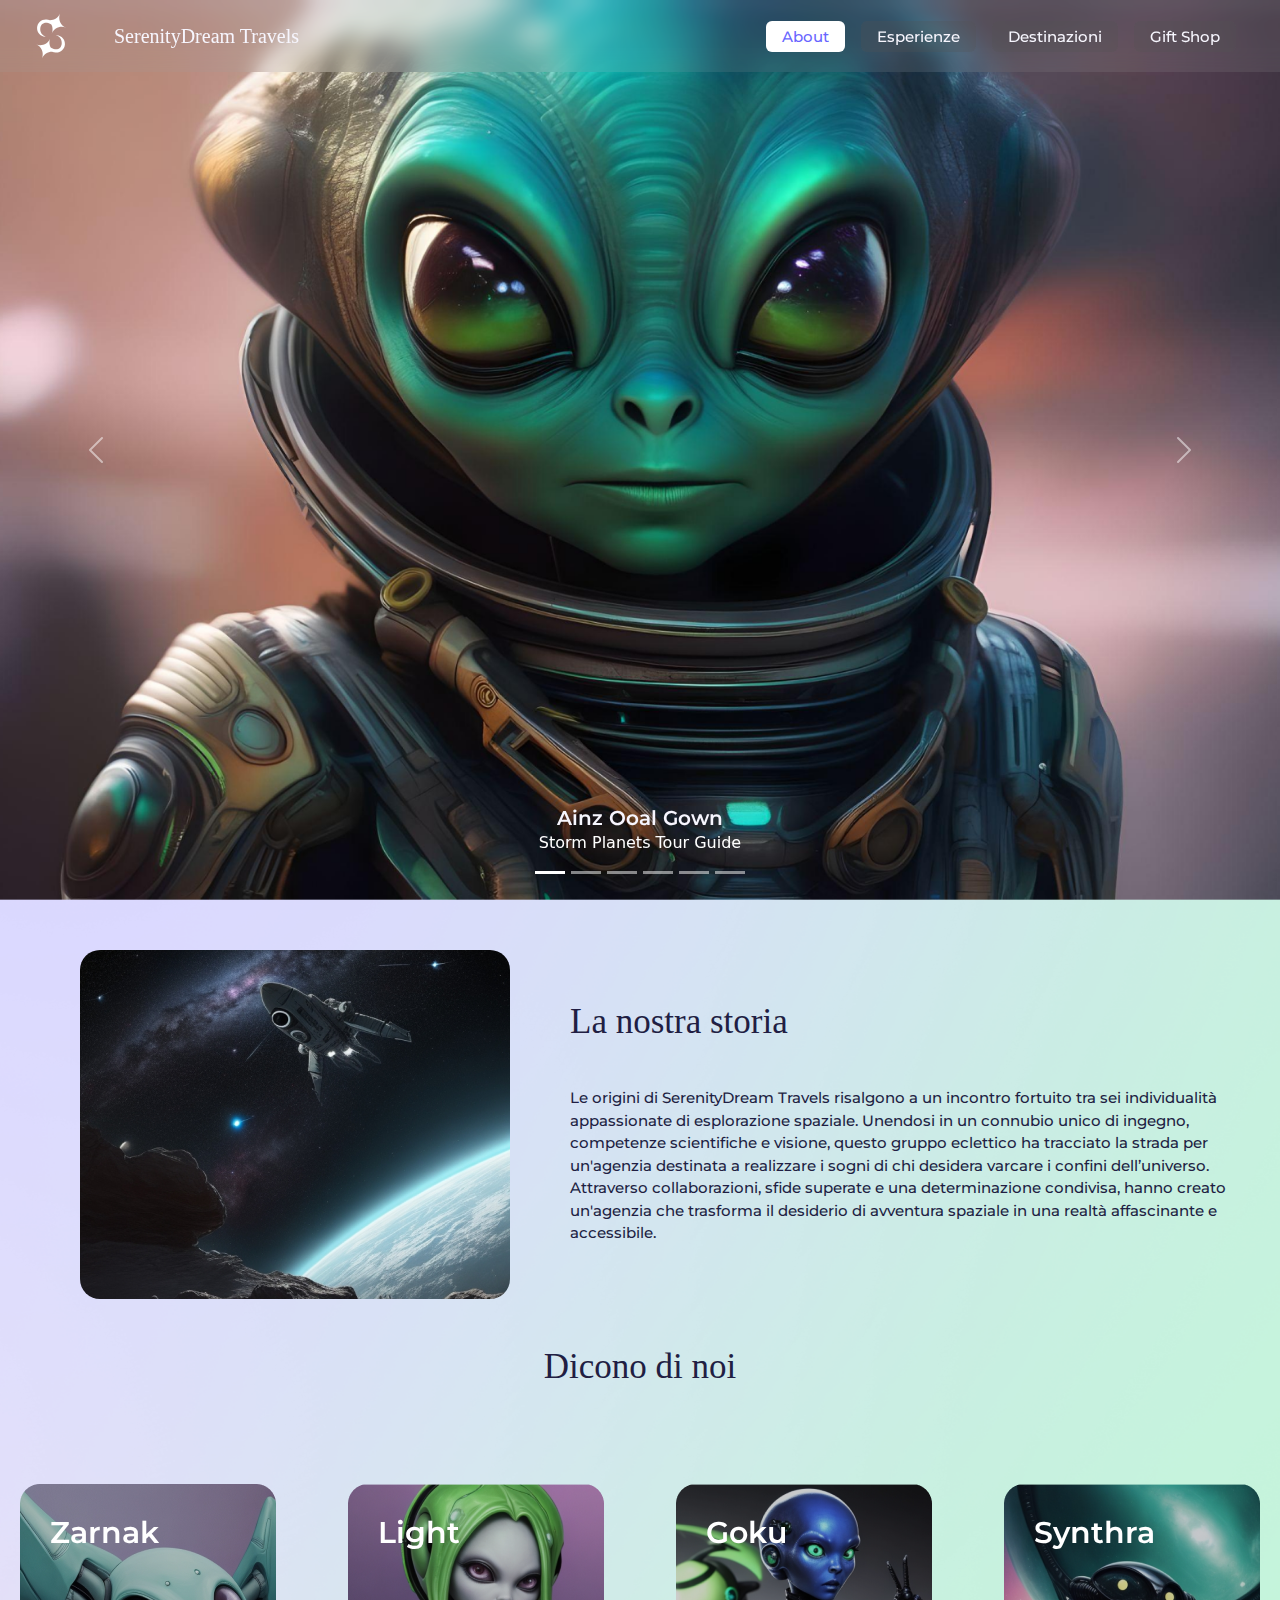
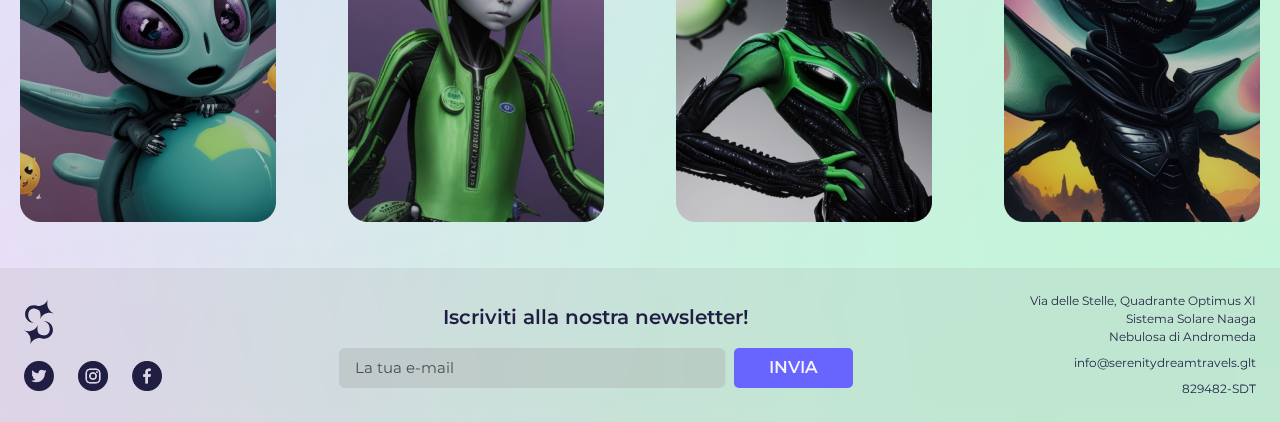
<file: 1_about.html>
<!DOCTYPE html>

<html lang="it">

<head>
    <meta charset="UTF-8">
    <meta name="viewport" content="width=device-width, initial-scale=1, shrink-to-fit=no">
    <title>About</title>
    <link rel="icon" type="image/svg" href="/img/logo.svg">

    <!-- Jquery -->
    <script src="https://ajax.googleapis.com/ajax/libs/jquery/1.12.0/jquery.min.js"></script>

    <!-- Bootstrap -->
    <link href="https://cdn.jsdelivr.net/npm/bootstrap@5.3.3/dist/css/bootstrap.min.css" rel="stylesheet"
        integrity="sha384-QWTKZyjpPEjISv5WaRU9OFeRpok6YctnYmDr5pNlyT2bRjXh0JMhjY6hW+ALEwIH" crossorigin="anonymous">
    <script src="https://cdn.jsdelivr.net/npm/bootstrap@5.3.3/dist/js/bootstrap.bundle.min.js"
        integrity="sha384-YvpcrYf0tY3lHB60NNkmXc5s9fDVZLESaAA55NDzOxhy9GkcIdslK1eN7N6jIeHz"
        crossorigin="anonymous"></script>

    <!-- Stylesheets -->
    <link rel="stylesheet" href="css/style.css">
    <link rel="stylesheet" href="css/1_about_style.css">

    <!-- Font | Against -->
    <link href="https://fonts.cdnfonts.com/css/against-2" rel="stylesheet">
    <!-- Font | Montserrat -->
    <link rel="preconnect" href="https://fonts.googleapis.com">
    <link rel="preconnect" href="https://fonts.gstatic.com" crossorigin>
    <link href="https://fonts.googleapis.com/css2?family=Montserrat:ital,wght@0,100..900;1,100..900&display=swap"
        rel="stylesheet">

    <!-- - preload images-->

    <link rel="shortcut icon" href="/img/favicon.svg" type="image/svg+xml">

    <!-- Compontents -->
    <script>
        $(document).ready(function () {
            $('#footer').load('/footer.html');
            $("#navbar").load("/navbar.html", function () {
                var currentPath = window.location.pathname.replace('.html', '');
                $("#navbar a").each(function () {
                    var linkPath = new URL(this.href).pathname.replace('.html', '');
                    if (linkPath === currentPath) {
                        $(this).addClass("active");
                    }
                });
            });
        });
    </script>

</head>

<body>

    <!-- Navbar -->
    <div id="navbar"></div>

    <!-- Carousel -->
    <div id="carouselExampleCaptions" class="carousel slide">

        <div class="carousel-indicators">
            <button type="button" data-bs-target="#carouselExampleCaptions" data-bs-slide-to="0" class="active"
                aria-current="true" aria-label="Slide 1"></button>
            <button type="button" data-bs-target="#carouselExampleCaptions" data-bs-slide-to="1"
                aria-label="Slide 2"></button>
            <button type="button" data-bs-target="#carouselExampleCaptions" data-bs-slide-to="2"
                aria-label="Slide 3"></button>
            <button type="button" data-bs-target="#carouselExampleCaptions" data-bs-slide-to="3"
                aria-label="Slide 4"></button>
            <button type="button" data-bs-target="#carouselExampleCaptions" data-bs-slide-to="4"
                aria-label="Slide 5"></button>
            <button type="button" data-bs-target="#carouselExampleCaptions" data-bs-slide-to="5"
                aria-label="Slide 6"></button>
        </div>
        <div class="carousel-inner ">

            <div class="carousel-item active">
                <img src="/img/Claudio.png" class="object-fit-cover vh-100 d-block w-100"
                    srcset="/img/800/team-claudio.png 800w, /img/1920/team-claudio.png 1920w"
                    sizes="(max-width: 768px) 800px, 1920px" alt="...">
                <div class="carousel-caption d-md-block">
                    <h5>Ainz Ooal Gown</h5>
                    <h6>Storm Planets Tour Guide</h6>
                </div>
            </div>
            <div class="carousel-item">
                <img src="/img/Martina.jpg" class="object-fit-cover vh-100 d-block w-100"
                    srcset="/img/800/team-martina.png 800w, /img/1920/team-martina.png 1920w"
                    sizes="(max-width: 768px) 800px, 1920px" alt="...">
                <div class="carousel-caption d-md-block">
                    <h5>Nemu Emmot</h5>
                    <h6>Starry Trips Main Guide</h6>
                </div>
            </div>
            <div class="carousel-item ">
                <img src="/img/Andrea.jpg" class="object-fit-cover vh-100 d-block w-100"
                    srcset="/img/800/team-andrea.png 800w, /img/1920/team-andrea.png 1920w"
                    sizes="(max-width: 768px) 800px, 1920px" alt="...">
                <div class="carousel-caption d-md-block">
                    <h5>Nfirea Bareare</h5>
                    <h6>Dark Holes Explorer</h6>
                </div>
            </div>
            <div class="carousel-item ">
                <img src="/img/Benedetta.jpg" class="object-fit-cover vh-100 d-block w-100"
                    srcset="/img/800/team-benedetta.png 800w, /img/1920/team-benedetta.png 1920w"
                    sizes="(max-width: 768px) 800px, 1920px" alt="...">
                <div class="carousel-caption d-md-block">
                    <h5>Fluder Paradyne</h5>
                    <h6>Volcanic Destinations Planner</h6>
                </div>
            </div>
            <div class="carousel-item ">
                <img src="/img/Martina2.jpg" class="object-fit-cover vh-100 d-block w-100"
                    srcset="/img/800/team-martina2.png 800w, /img/1920/team-martina2.png 1920w"
                    sizes="(max-width: 768px) 800px, 1920px" alt="...">
                <div class="carousel-caption d-md-block">
                    <h5>Nazami Enec</h5>
                    <h6>Alien Tour Manager</h6>
                </div>
            </div>
            <div class="carousel-item ">
                <img src="/img/Alessandro.jpg" class="object-fit-cover vh-100 d-block w-100"
                    srcset="/img/800/team-alessandro.png 800w, /img/1920/team-alessandro.png 1920w"
                    sizes="(max-width: 768px) 800px, 1920px" alt="...">
                <div class="carousel-caption d-md-block">
                    <h5>Olasird'arc Haylilyal</h5>
                    <h6>Space Cruise Specialist</h6>
                </div>
            </div>
        </div>
        <button class="carousel-control-prev" type="button" data-bs-target="#carouselExampleCaptions"
            data-bs-slide="prev">
            <span class="carousel-control-prev-icon" aria-hidden="true"></span>
            <span class="visually-hidden">Previous</span>
        </button>
        <button class="carousel-control-next" type="button" data-bs-target="#carouselExampleCaptions"
            data-bs-slide="next">
            <span class="carousel-control-next-icon" aria-hidden="true"></span>
            <span class="visually-hidden">Next</span>
        </button>
    </div>



    <!-- Storia -->

    <div id="storydiv">
        <div id="storytext">
            <h2 class="mb-5">La nostra storia</h2>
            <p id="storycopy">Le origini di SerenityDream Travels risalgono a un incontro fortuito tra sei individualità
                appassionate di esplorazione spaziale. Unendosi in un connubio unico di ingegno, competenze scientifiche
                e visione, questo gruppo eclettico ha tracciato la strada per un'agenzia destinata a realizzare i sogni
                di chi desidera varcare i confini dell’universo. Attraverso collaborazioni, sfide superate e una
                determinazione condivisa, hanno creato un'agenzia che trasforma il desiderio di avventura spaziale in
                una realtà affascinante e accessibile.</p>
        </div>
        <img id="storyimg" src="/img/deepspace1.png" alt="deepspace1">
    </div>

    <!-- Review -->
    <h2 id="aboutus_title"> Dicono di noi </h2>


    <!-- Review Card Structure -->

    <div id="reviewdiv">

        <div class="review_card" id="card1">
            <h2 class="review_name"> Zarnak </h2>
            <div class="review_content mt-3">
                <img class="review_stars1" src="/img/reviewstars.png" alt="review_stars1">
                <p class="review_copy mt-3"> "SerenityDream Travels ha trasformato il mio sogno intergalattico in
                    realtà. Esperienza straordinaria, servizio impeccabile, destini spaziali indimenticabili. Raccomando
                    vivamente!" </p>
            </div>
        </div>

        <div class="review_card" id="card2">
            <h2 class="review_name"> Light </h2>
            <div class="review_content mt-3">
                <img class="review_stars" src="/img/reviewstars.png" alt="rewiev_stars">
                <p class="review_copy mt-3"> "SerenityDream Travels ha trasformato il mio sogno intergalattico in
                    realtà. Esperienza straordinaria, servizio impeccabile, destini spaziali indimenticabili. Raccomando
                    vivamente!" </p>
            </div>
        </div>

        <div class="review_card" id="card3">
            <h2 class="review_name"> Goku </h2>
            <div class="review_content mt-3">
                <img class="review_stars" src="/img/reviewstars.png" alt="review_stars">
                <p class="review_copy mt-3"> "SerenityDream Travels ha trasformato il mio sogno intergalattico in
                    realtà. Esperienza straordinaria, servizio impeccabile, destini spaziali indimenticabili. Raccomando
                    vivamente!" </p>
            </div>
        </div>

        <div class="review_card" id="card4">
            <h2 class="review_name"> Synthra </h2>
            <div class="review_content mt-3">
                <img class="review_stars" src="/img/reviewstars.png" alt="reviewstars">
                <p class="review_copy mt-3"> "SerenityDream Travels ha trasformato il mio sogno intergalattico in
                    realtà. Esperienza straordinaria, servizio impeccabile, destini spaziali indimenticabili. Raccomando
                    vivamente!" </p>
            </div>
        </div>
    </div>

    <div class="spacer"></div>
    <!-- Footer -->
    <div class="mt-5" id="footer"></div>
</body>

</html>
</file>
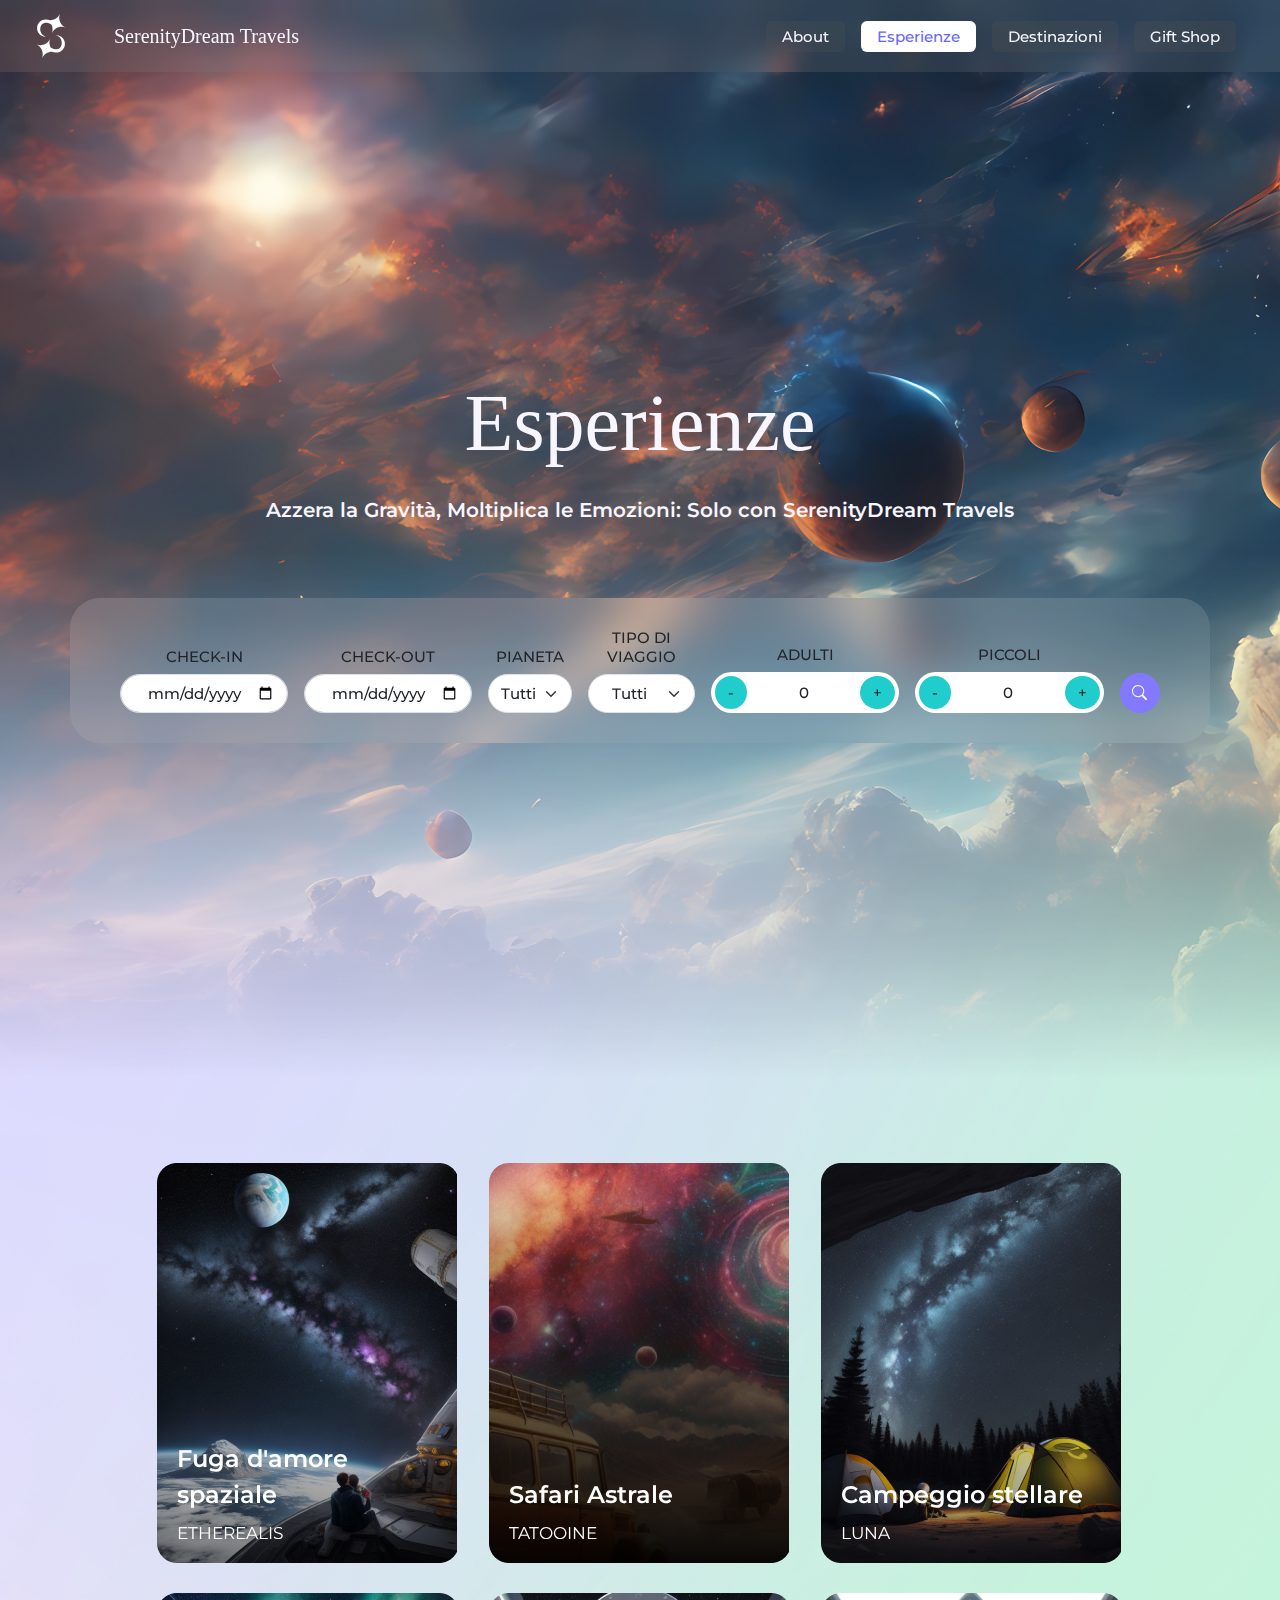
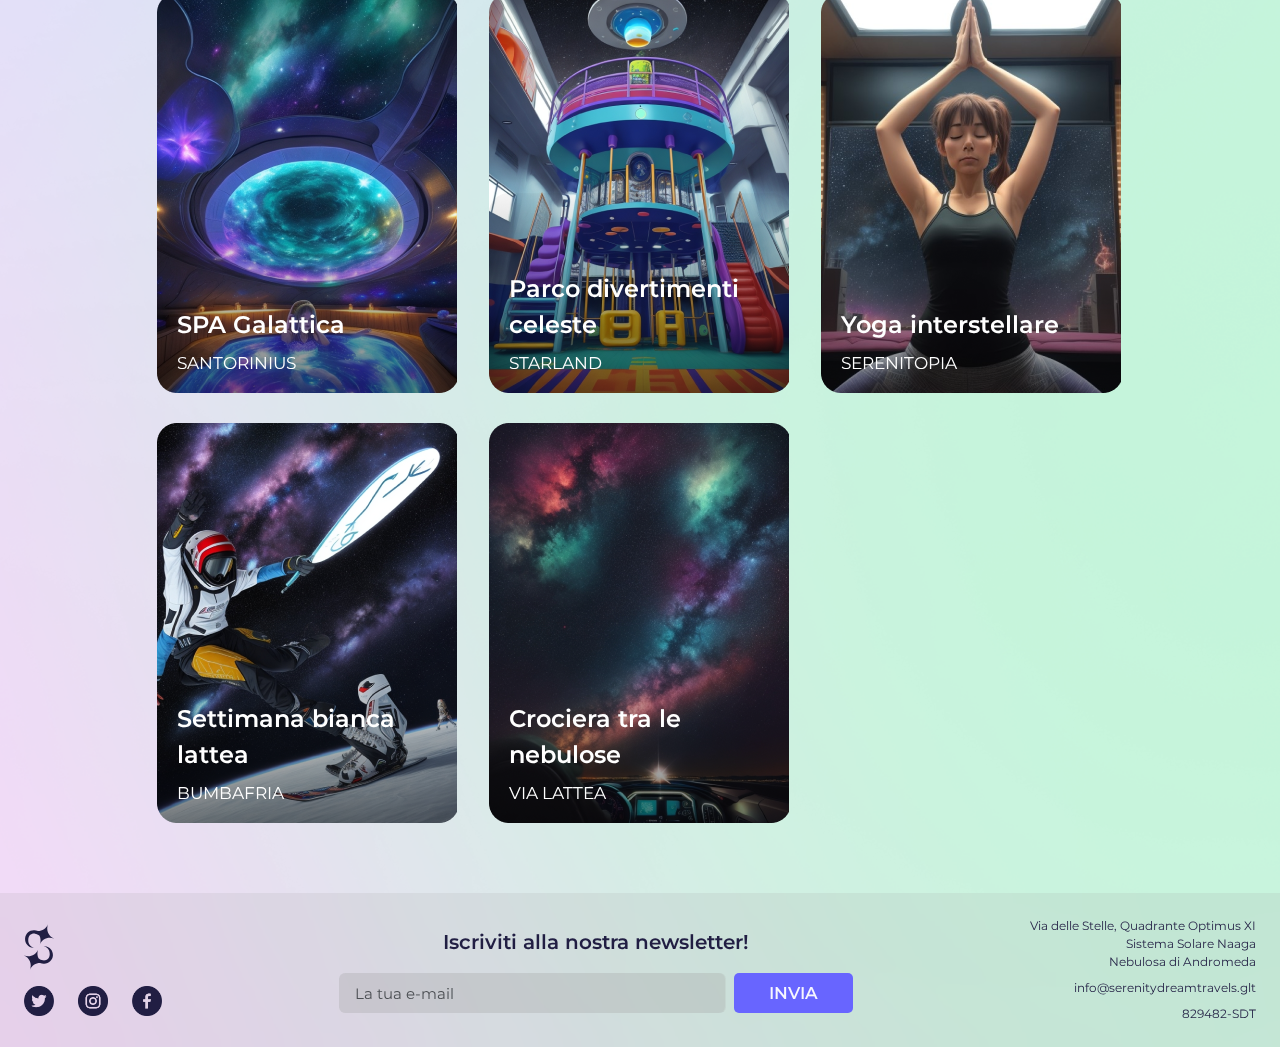
<file: 2_esperienze.html>
<!DOCTYPE html>
<html lang="it">

<head>
  <!-- METATAGS -->
  <meta charset="utf-8">
  <meta name="viewport" content="width=device-width, initial-scale=1, shrink-to-fit=no">
  <title>Esperienze</title>
  <link rel="icon" type="image/svg" href="/img/logo.svg">
  <!-- BOOTSTRAP -->
  <link href="https://cdn.jsdelivr.net/npm/bootstrap@5.3.3/dist/css/bootstrap.min.css" rel="stylesheet"
    integrity="sha384-QWTKZyjpPEjISv5WaRU9OFeRpok6YctnYmDr5pNlyT2bRjXh0JMhjY6hW+ALEwIH" crossorigin="anonymous">
  <script src="https://cdn.jsdelivr.net/npm/bootstrap@5.3.3/dist/js/bootstrap.bundle.min.js"
    integrity="sha384-YvpcrYf0tY3lHB60NNkmXc5s9fDVZLESaAA55NDzOxhy9GkcIdslK1eN7N6jIeHz"
    crossorigin="anonymous"></script>
  <link href="https://cdn.jsdelivr.net/npm/bootstrap-icons@1.8.1/font/bootstrap-icons.css" rel="stylesheet">
  <!-- STYLESHEET -->
  <link rel="stylesheet" href="/css/2_esperienze_style.css">
  <link rel="stylesheet" href="/css/style.css">
  <link rel="stylesheet" href="/css/2_esperienze_cards_style.css">
  <!-- FONTS -->
  <link href="https://fonts.cdnfonts.com/css/against-2" rel="stylesheet">
  <link rel="preconnect" href="https://fonts.googleapis.com">
  <link rel="preconnect" href="https://fonts.gstatic.com" crossorigin>
  <link href="https://fonts.googleapis.com/css2?family=Montserrat:ital,wght@0,100..900;1,100..900&display=swap"
    rel="stylesheet">
  <!-- JAVASCRIPT -->
  <script defer src="/js/2_esperienze_js.js"></script>
  <script defer src="/js/2_esperienze_filtro_js.js"></script>
  <!-- JQUERY -->
  <script src="https://ajax.googleapis.com/ajax/libs/jquery/1.12.0/jquery.min.js"></script>
  <!-- COMPONENTS -->
  <script>
    $(document).ready(function () {
      $('#footer').load('/footer.html');
      $("#navbar").load("/navbar.html", function () {
        var currentPath = window.location.pathname.replace('.html', '');
        $("#navbar a").each(function () {
          var linkPath = new URL(this.href).pathname.replace('.html', '');
          if (linkPath === currentPath) {
            $(this).addClass("active");
          }
        });
      });
    });
  </script>
</head>

<body>
  <!-- HEADER BACKGROUND -->

  <img id="header-bg" class="object-fit-cover" src="/img/sfondo.png"
    srcset="/img/800/header-esperienze.png 800w, /img/1920/header-esperienze.png 1920w"
    sizes="(max-width: 768px) 800px, 1920px" alt="headerbg">

  <!-- NAVBAR -->
  <div id="navbar"></div>

  <!-- HEADER -->
  <div id="hero-image">
    <div class="container">
      <h1 class="display-1 mb-4">Esperienze</h1>
      <h5>
        Azzera la Gravità, Moltiplica le Emozioni: Solo con SerenityDream Travels
      </h5>
    </div>
  </div>

  <!-- FORM E FILTRI VIAGGI -->
  <div class="filters container mx-auto text-center mt-5 glassmorphism">
    <div class="row justify-content-center"></div>
    <div class="d-flex flex-lg-row flex-column align-items-lg-end  align-items-center justify-content-center gap-3">
      <div>
        <label for="checkin" class="form-label">CHECK-IN</label>
        <input type="date" style="height:39px;" class="form-control" id="checkin" name="checkin">
      </div>

      <div>
        <label for="checkout" class="form-label">CHECK-OUT</label>
        <input type="date" style="height:39px;" class="form-control" id="checkout" name="checkout">
      </div>

      <div>
        <label for="select-pianeta" class="form-label">PIANETA</label>
        <select class="form-select" style="height:39px;" id="select-pianeta" name="pianeta">
          <option value="" selected>Tutti</option>
        </select>
      </div>

      <div>
        <label for="select-tipo" class="form-label">TIPO DI VIAGGIO</label>
        <select class="form-select" style="height:39px;" id="select-tipo" name="tipoViaggio">
          <option value="" selected>Tutti</option>
        </select>
      </div>

      <div>
        <label for="adulti" class="form-label">ADULTI</label>
        <div style="background-color:white;" class="input-group p-1 ">
          <button class="btn rounded-circle" type="button" id="btnMinusAdulti" style="background-color: #21cccc">
            -
          </button>
          <input type="number" class="form-control" id="adulti" name="adulti" min="0" value="0"
            style="background:none; border:none;">
          <button class="btn rounded-circle" type="button" id="btnPlusAdulti" style="background-color: #21cccc">
            +
          </button>
        </div>
      </div>

      <div>
        <label for="Piccoli" class="form-label flex-fill ">PICCOLI</label>
        <div style="background-color:white" class="input-group p-1">
          <button class="btn rounded-circle" type="button" id="btnMinusPiccoli" style="background-color: #21cccc">
            -
          </button>
          <input type="number" class="form-control" id="Piccoli" name="Piccoli" min="0" value="0"
            style="background:none; border:none;">
          <button class="btn rounded-circle" type="button" id="btnPlusPiccoli" style="background-color: #21cccc">
            +
          </button>

        </div>
      </div>

      <div>
        <button type="submit" class="btn btn-primary btn-custom-color btn-circle" id="btnSearch">
          <i class="bi bi-search text-white"></i>
        </button>
      </div>
    </div>
  </div>
  <!--CARDS ESPERIENZE-->

  <div class="card-grid" id="card-list"></div>

  <!-- FOOTER -->
  <div id="footer"></div>
</body>

</html>
</file>
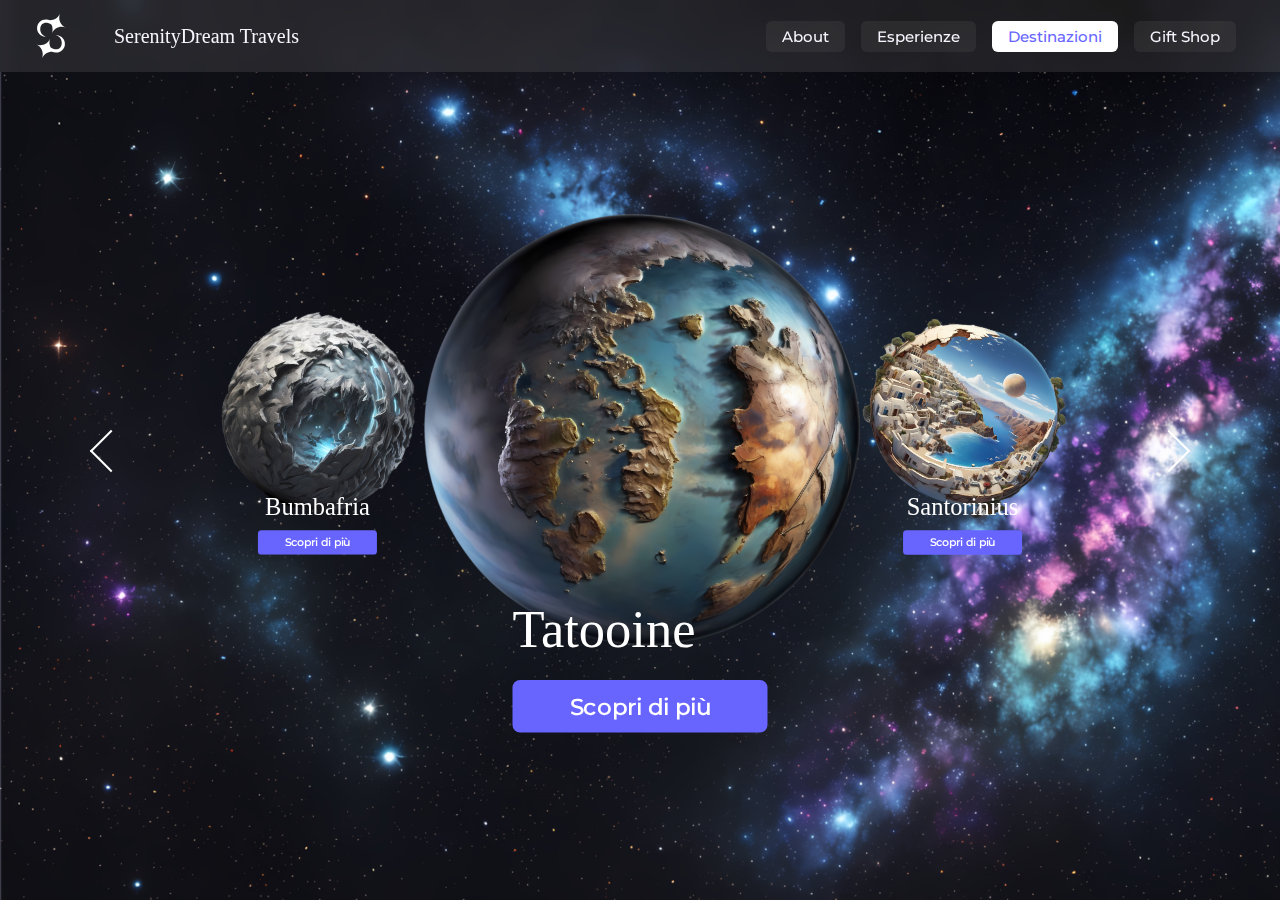
<file: 3_pianeti.html>
<!DOCTYPE html>
<html lang="it">

<head>
  <!-- Metatags -->
  <meta charset="utf-8">
  <meta name="viewport" content="width=device-width, initial-scale=1, shrink-to-fit=no">
  <title>Pianeti</title>
  <link rel="icon" type="image/svg" href="/img/logo.svg">

  <!-- Jquery -->
  <script src="https://ajax.googleapis.com/ajax/libs/jquery/1.12.0/jquery.min.js"></script>

  <!-- Bootstrap -->
  <link href="https://cdn.jsdelivr.net/npm/bootstrap@5.3.3/dist/css/bootstrap.min.css" rel="stylesheet"
    integrity="sha384-QWTKZyjpPEjISv5WaRU9OFeRpok6YctnYmDr5pNlyT2bRjXh0JMhjY6hW+ALEwIH" crossorigin="anonymous">
  <script src="https://cdn.jsdelivr.net/npm/bootstrap@5.3.3/dist/js/bootstrap.bundle.min.js"
    integrity="sha384-YvpcrYf0tY3lHB60NNkmXc5s9fDVZLESaAA55NDzOxhy9GkcIdslK1eN7N6jIeHz"
    crossorigin="anonymous"></script>

  <!-- Stylesheet -->
  <link rel="stylesheet" href="/css/style.css">
  <link rel="stylesheet" href="/css/3_pianeti_style.css">

  <!-- Font | Against -->
  <link href="https://fonts.cdnfonts.com/css/against-2" rel="stylesheet">
  <!-- Font | Montserrat -->
  <link rel="preconnect" href="https://fonts.googleapis.com">
  <link rel="preconnect" href="https://fonts.gstatic.com" crossorigin>
  <link href="https://fonts.googleapis.com/css2?family=Montserrat:ital,wght@0,100..900;1,100..900&display=swap"
    rel="stylesheet">

  <!-- Compontents -->
  <script>
    $(document).ready(function () {
      $('#footer').load('/footer.html');
      $('#navbar').load('/navbar.html');
    });
  </script>
</head>

<body>
  <!-- NAVBAR -->
  <nav class="z-3 px-4 navbar w-100 navbar-expand-lg glass position-fixed top-0">
    <div class="container-fluid d-flex flex-row justify-content-between">
      <a class="navbar-brand d-flex align-items-center gap-5" href="/index.html">
        <img src="/img/logo.svg" alt="Logo">
        <span class="navbar-title d-none d-lg-block">SerenityDream Travels</span>
      </a>

      <button class="border-0 shadow-none navbar-toggler" type="button" data-bs-toggle="collapse"
        data-bs-target="#navbarSupportedContent" aria-controls="navbarSupportedContent" aria-expanded="false"
        aria-label="Toggle navigation">
        <span class="navbar-toggler-icon"></span>
      </button>

      <div class="collapse navbar-collapse" id="navbarSupportedContent">
        <ul class="w-100 d-flex gap-3 p-2 justify-content-end align-items-center navbar-nav">
          <li class="nav-item w-auto text-left">
            <a class="rounded nav-link px-3" href="/1_about.html">About</a>
          </li>
          <li class="nav-item w-auto text-left">
            <a class="rounded nav-link px-3" href="/2_esperienze.html">Esperienze</a>
          </li>
          <li class="nav-item w-auto text-left">
            <a class="rounded nav-link px-3 active" href="/3_pianeti.html">Destinazioni</a>
          </li>
          <li class="nav-item w-auto text-left">
            <a class="rounded nav-link px-3" href="/5_giftshop.html">Gift Shop</a>
          </li>
        </ul>
      </div>
    </div>
  </nav>

  <div class="header-bg vh-100 vw-100 position-absolute"></div>
  <div class="slider-container position-absolute d-block">
    <ul class="slider-items">
      <li class="item-1"><img src="/img/planet1.png" alt="planet1">
        <div class="gap-3 position-relative z-2 d-flex flex-column align-itmes-center justify-content-center">
          <h2 style="color:white;">Tatooine</h2>
          <a class="m-auto text-center cta" href="/4_destinazioni.html#Tatooine"
            style="width:170px; font-size: 15px; display: inline-block; text-align: center; padding: 10px; background-color: #6865FF; color: white; text-decoration: none; border-radius: 5px;">
            Scopri di più
          </a>
        </div>
      </li>

      <li class="item-2"><img src="/img/planet2.png" alt="planet2">
        <div class="gap-3 position-relative z-2 d-flex flex-column align-itmes-center justify-content-center">
          <h2 style="color:white;" class=" text-center">Santorinius</h2>
          <a class="m-auto cta" href="/4_destinazioni.html#Santorinius"
            style="width:170px; font-size: 15px; display: inline-block; text-align: center; padding: 10px; background-color: #6865FF; color: white; text-decoration: none; border-radius: 5px;">
            Scopri di più
          </a>
        </div>
      </li>

      <li class="item-3"><img src="/img/planet3.png" alt="planet3">
        <div class="gap-3 position-relative z-2 d-flex  flex-column align-itmes-center justify-content-center">
          <h2 style="color:white;" class="w-100 text-center">Bumbafria</h2>


          <a class="m-auto cta" href="/4_destinazioni.html#Bumbafria"
            style="width:170px; font-size: 15px; display: inline-block; text-align: center; padding: 10px; background-color: #6865FF; color: white; text-decoration: none; border-radius: 5px;">
            Scopri di più
          </a>


        </div>
      </li>

    </ul>

    <div class="slider-navigation">
      <button class="slider-nav prev"></button>
      <button class="slider-nav next"></button>
    </div>

  </div>
  <script src="/js/3_pianeti_js.js"></script>
</body>

</html>
</file>
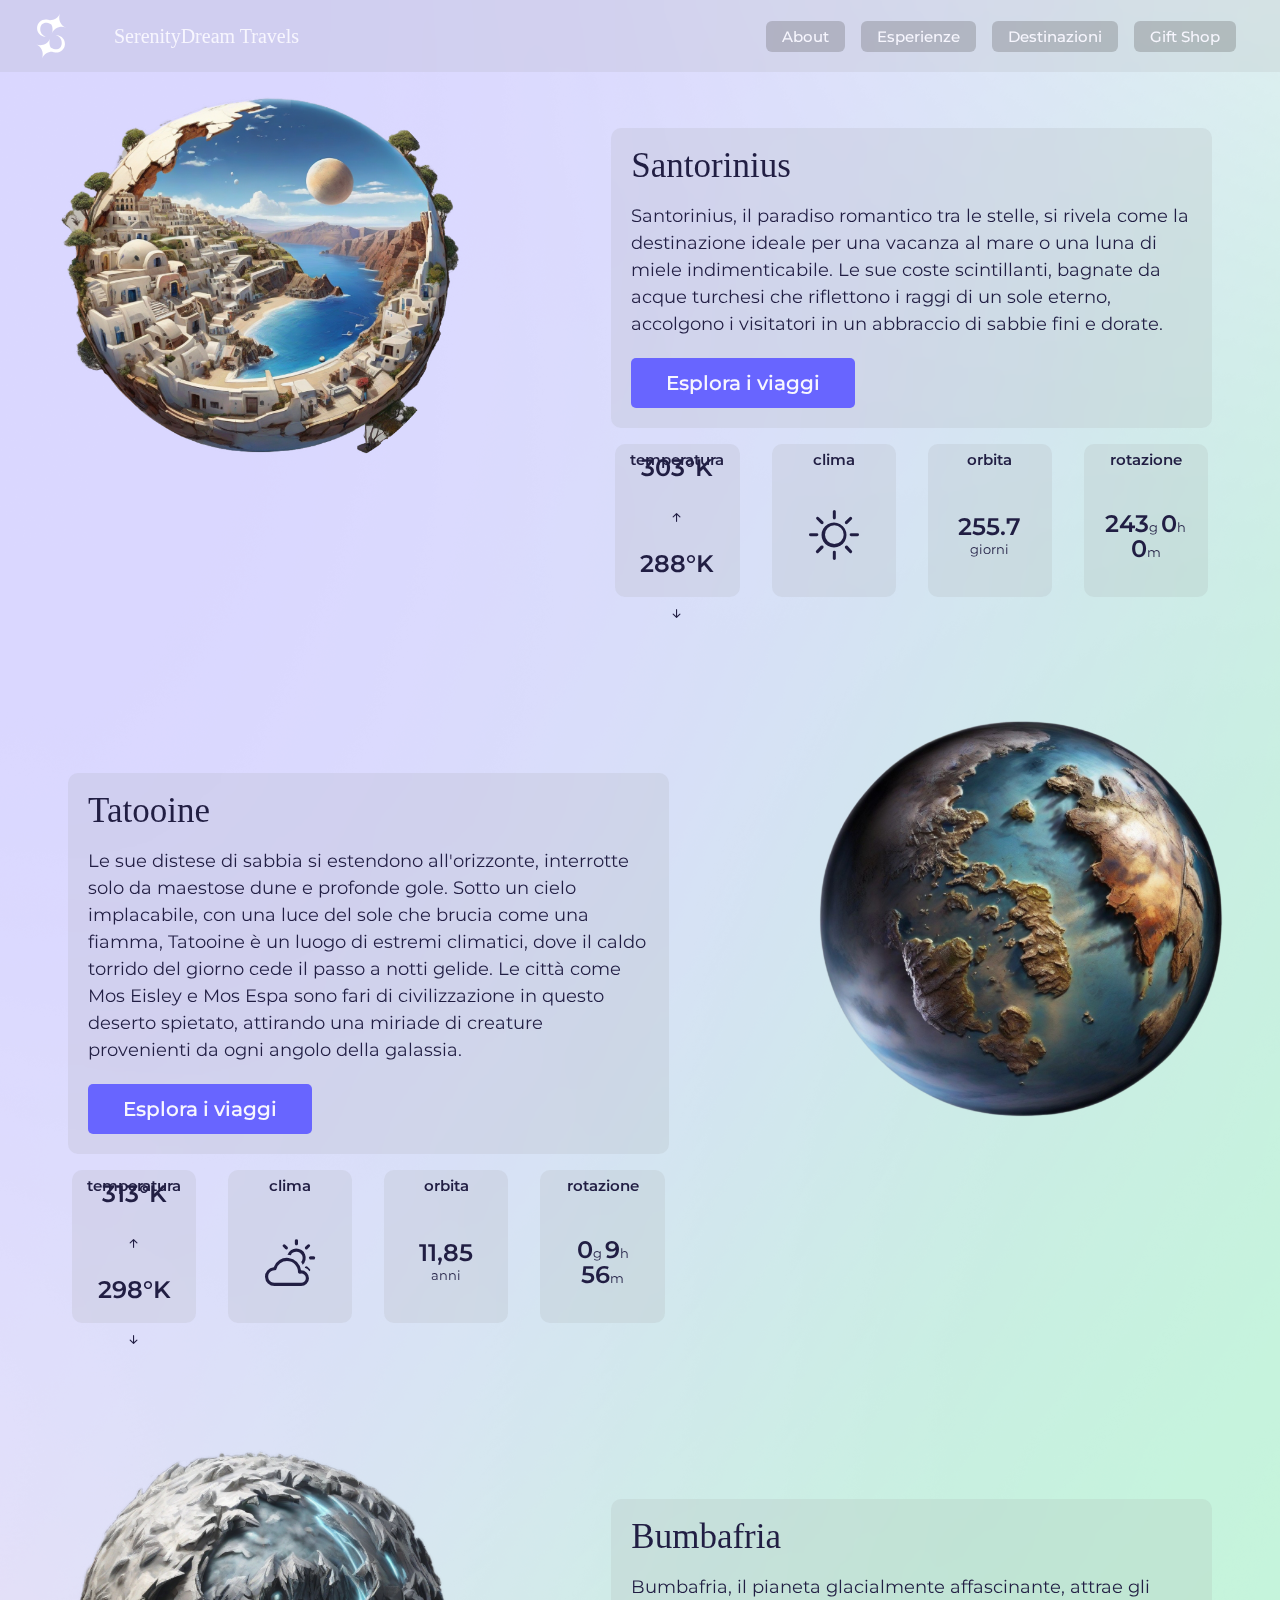
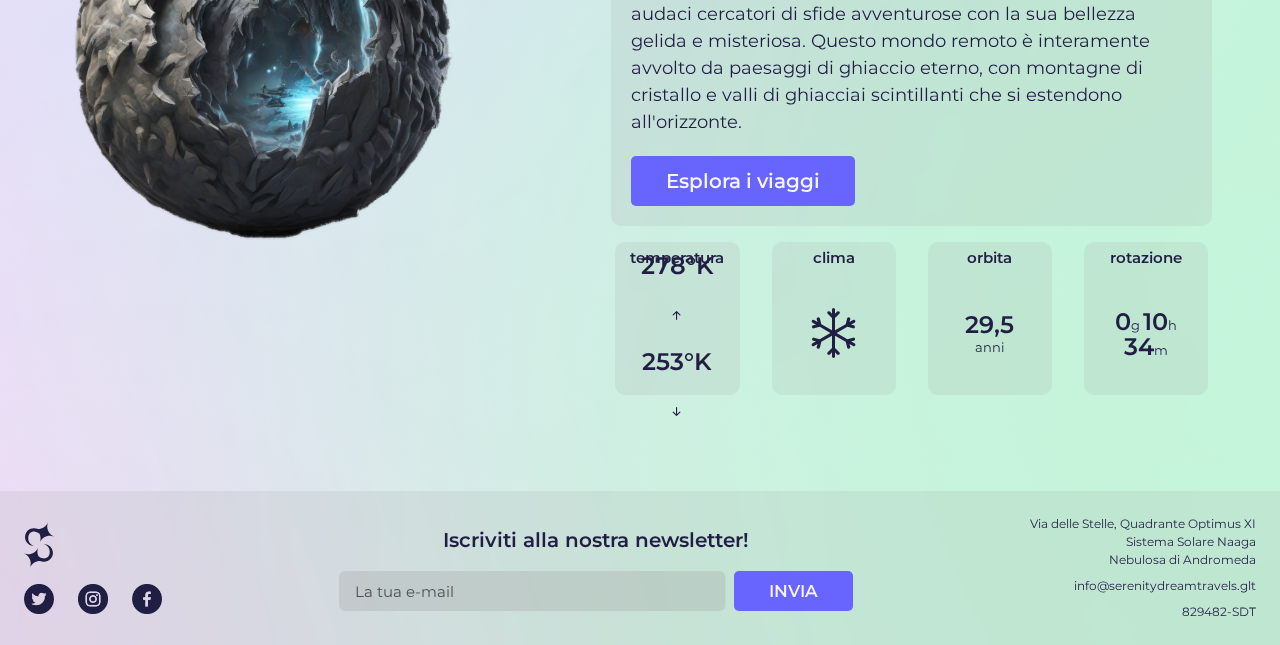
<file: 4_destinazioni.html>
<!DOCTYPE html>
<html lang="it">

<head>
    <meta charset="utf-8">
    <meta name="viewport" content="width=device-width, initial-scale=1, shrink-to-fit=no">
    <title>Destinazioni</title>
    <link rel="icon" type="image/svg" href="img/logo.svg">

    <link href="https://cdn.jsdelivr.net/npm/bootstrap@5.3.3/dist/css/bootstrap.min.css" rel="stylesheet"
        integrity="sha384-QWTKZyjpPEjISv5WaRU9OFeRpok6YctnYmDr5pNlyT2bRjXh0JMhjY6hW+ALEwIH" crossorigin="anonymous">
    <script src="https://cdn.jsdelivr.net/npm/bootstrap@5.3.3/dist/js/bootstrap.bundle.min.js"
        integrity="sha384-YvpcrYf0tY3lHB60NNkmXc5s9fDVZLESaAA55NDzOxhy9GkcIdslK1eN7N6jIeHz"
        crossorigin="anonymous"></script>


    <link rel="stylesheet" href="css/style.css">
    <link rel="stylesheet" href="css/4_destinazioni_style.css">

    <script src="https://ajax.googleapis.com/ajax/libs/jquery/1.12.0/jquery.min.js"></script>

    <!-- Font | Against -->
    <link href="https://fonts.cdnfonts.com/css/against-2" rel="stylesheet">
    <!-- Font | Montserrat -->
    <link rel="preconnect" href="https://fonts.googleapis.com">
    <link rel="preconnect" href="https://fonts.gstatic.com" crossorigin>
    <link href="https://fonts.googleapis.com/css2?family=Montserrat:ital,wght@0,100..900;1,100..900&display=swap"
        rel="stylesheet">

    <script>
        $(document).ready(function () {
            $('#footer').load('/footer.html');
            $("#navbar").load("/navbar.html", function () {
                var currentPath = window.location.pathname.replace('.html', '');
                $("#navbar a").each(function () {
                    var linkPath = new URL(this.href).pathname.replace('.html', '');
                    if (linkPath === currentPath) {
                        $(this).addClass("active");
                    }
                });
            });
        });
    </script>

</head>

<body>

    <div id="navbar"></div>
    <div class="spacer"></div>

    <div id="Santorinius" class="block">
        <div class=" row align-items-start">
            <div class="picture col">
                <img src="img/Santorinius_image.png" alt="Santorinius" style="width: 80%;">
            </div>
            <div class="description col-12 col-lg-7">
                <div class="card glass">
                    <h2>Santorinius</h2>
                    <p>Santorinius, il paradiso romantico tra le stelle, si rivela come la destinazione
                        ideale per una vacanza al mare o una luna di miele indimenticabile. Le sue coste
                        scintillanti, bagnate da acque turchesi che riflettono i raggi di un sole eterno,
                        accolgono i visitatori in un abbraccio di sabbie fini e dorate.</p>
                    <a style="width: fit-content" class="cta" href="/2_esperienze.html">
                        Esplora i viaggi
                    </a>
                </div>
                <div class="data">
                    <div class="row">
                        <div class="item col-lg-3 p-3 fs-2">
                            <div class="data glass">
                                <h3>temperatura</h3>
                                <div class="box p-3 fs-2">
                                    <div class="row">
                                        <div class="col">
                                            <span>303°K</span>
                                            <i class="bi bi-arrow-up-short" style="font-size: 18px"></i>
                                        </div>
                                    </div>
                                    <div class="row">
                                        <div class="col">
                                            <span>288°K</span>
                                            <i class="bi bi-arrow-down-short" style="font-size: 18px"></i>
                                        </div>
                                    </div>
                                </div>
                            </div>
                        </div>
                        <div class="item col-lg-3 p-3 fs-2">
                            <div class="data glass">
                                <h3>clima</h3>
                                <div class="box p-3 fs-2">
                                    <i class="bi bi-sun" style="font-size: 50px; color: #211E43"></i>
                                </div>
                            </div>
                        </div>
                        <div class="item col-lg-3 p-3 fs-2">
                            <div class="data glass">
                                <h3>orbita</h3>
                                <div class="box">
                                    <p class="giorni"><span>255.7</span><br>giorni</p>
                                </div>
                            </div>
                        </div>
                        <div class="item col-lg-3 p-3 fs-2">
                            <div class="data glass">
                                <h3>rotazione</h3>
                                <div class="box p-3 fs-2">
                                    <p class="rotazione"><span>243</span>g <span>0</span>h <span>0</span>m</p>
                                </div>
                            </div>
                        </div>
                    </div>
                </div>
            </div>
        </div>
    </div>


    <div id="Tatooine" class="block">
        <div class="row align-items-start">

            <div class="description col-12 col-lg-7 order-2 order-md-1">
                <div class="card glass">
                    <h2>Tatooine</h2>
                    <p>Le sue distese di sabbia si estendono all'orizzonte, interrotte solo da maestose
                        dune e profonde gole. Sotto un cielo implacabile, con una luce del sole che brucia
                        come una fiamma, Tatooine è un luogo di estremi climatici, dove il caldo torrido del
                        giorno cede il passo a notti gelide. Le città come Mos Eisley e Mos Espa sono fari
                        di civilizzazione in questo deserto spietato, attirando una miriade di creature provenienti
                        da ogni angolo della galassia.</p>
                    <a style="width: fit-content" class="cta" href="/2_esperienze.html">
                        Esplora i viaggi
                    </a>
                </div>
                <div class="data">
                    <div class="row">
                        <div class="item col-lg-3 p-3 fs-2">
                            <div class="data glass">
                                <h3>temperatura</h3>
                                <div class="box p-3 fs-2">
                                    <div class="row">
                                        <div class="col">
                                            <span>313°K</span>
                                            <i class="bi bi-arrow-up-short" style="font-size: 18px"></i>
                                        </div>
                                    </div>
                                    <div class="row">
                                        <div class="col">
                                            <span>298°K</span>
                                            <i class="bi bi-arrow-down-short" style="font-size: 18px"></i>
                                        </div>
                                    </div>
                                </div>
                            </div>
                        </div>
                        <div class="item col-lg-3 p-3 fs-2">
                            <div class="data glass">
                                <h3>clima</h3>
                                <div class="box p-3 fs-2">

                                    <i class="bi bi-cloud-sun" style="font-size: 50px; color: #211E43"></i>
                                </div>
                            </div>
                        </div>
                        <div class="item col-lg-3 p-3 fs-2">
                            <div class="data glass">
                                <h3>orbita</h3>
                                <div class="box">
                                    <p class="giorni"><span>11,85</span><br>anni</p>
                                </div>
                            </div>
                        </div>
                        <div class="item col-lg-3 p-3 fs-2">
                            <div class="data glass">
                                <h3>rotazione</h3>
                                <div class="box p-3 fs-2">
                                    <p class="rotazione"><span>0</span>g <span>9</span>h <span>56</span>m</p>
                                </div>
                            </div>
                        </div>
                    </div>
                </div>
            </div>
            <div class="picture col order-1 order-md-2">
                <img src="img/Tatooine_image.png" alt="Tatooine" style="width: 80%;">
            </div>
        </div>
    </div>

    <div id="Bumbafria" class="block">
        <div class="row align-items-start">
            <div class="picture col">
                <img src="img/Bumbafria_image.png" alt="Bumbafria" style="width: 80%;">
            </div>
            <div class="description col-12 col-lg-7">
                <div class="glass card">
                    <h2>Bumbafria</h2>
                    <p>Bumbafria, il pianeta glacialmente affascinante, attrae gli audaci cercatori di sfide
                        avventurose con la sua bellezza gelida e misteriosa. Questo mondo remoto è
                        interamente avvolto da paesaggi di ghiaccio eterno, con montagne di cristallo e valli
                        di ghiacciai scintillanti che si estendono all'orizzonte.
                    </p>
                    <a style="width: fit-content" class="cta" href="/2_esperienze.html">
                        Esplora i viaggi
                    </a>
                </div>
                <div class="data">
                    <div class="row">
                        <div class="item col-lg-3 p-3 fs-2">
                            <div class="data glass">
                                <h3>temperatura</h3>
                                <div class="box p-3 fs-2">
                                    <div class="row">
                                        <div class="col">
                                            <span>278°K</span>
                                            <i class="bi bi-arrow-up-short" style="font-size: 18px"></i>
                                        </div>
                                    </div>
                                    <div class="row">
                                        <div class="col">
                                            <span>253°K</span>
                                            <i class="bi bi-arrow-down-short" style="font-size: 18px"></i>
                                        </div>
                                    </div>
                                </div>
                            </div>
                        </div>
                        <div class="item col-lg-3 p-3 fs-2">
                            <div class="data glass">
                                <h3>clima</h3>
                                <div class="box p-3 fs-2">

                                    <i class="bi bi-snow" style="font-size: 50px; color: #211E43"></i>
                                </div>
                            </div>
                        </div>
                        <div class="item col-lg-3 p-3 fs-2">
                            <div class="data glass">
                                <h3>orbita</h3>
                                <div class="box">
                                    <p class="giorni"><span>29,5</span><br>anni</p>
                                </div>
                            </div>
                        </div>
                        <div class="item col-lg-3 p-3 fs-2">
                            <div class="data glass">
                                <h3>rotazione</h3>
                                <div class="box p-3 fs-2">
                                    <p class="rotazione"><span>0</span>g <span>10</span>h <span>34</span>m</p>
                                </div>
                            </div>
                        </div>
                    </div>
                </div>
            </div>
        </div>
    </div>


    <div id="footer"></div>

</body>

</html>
</file>
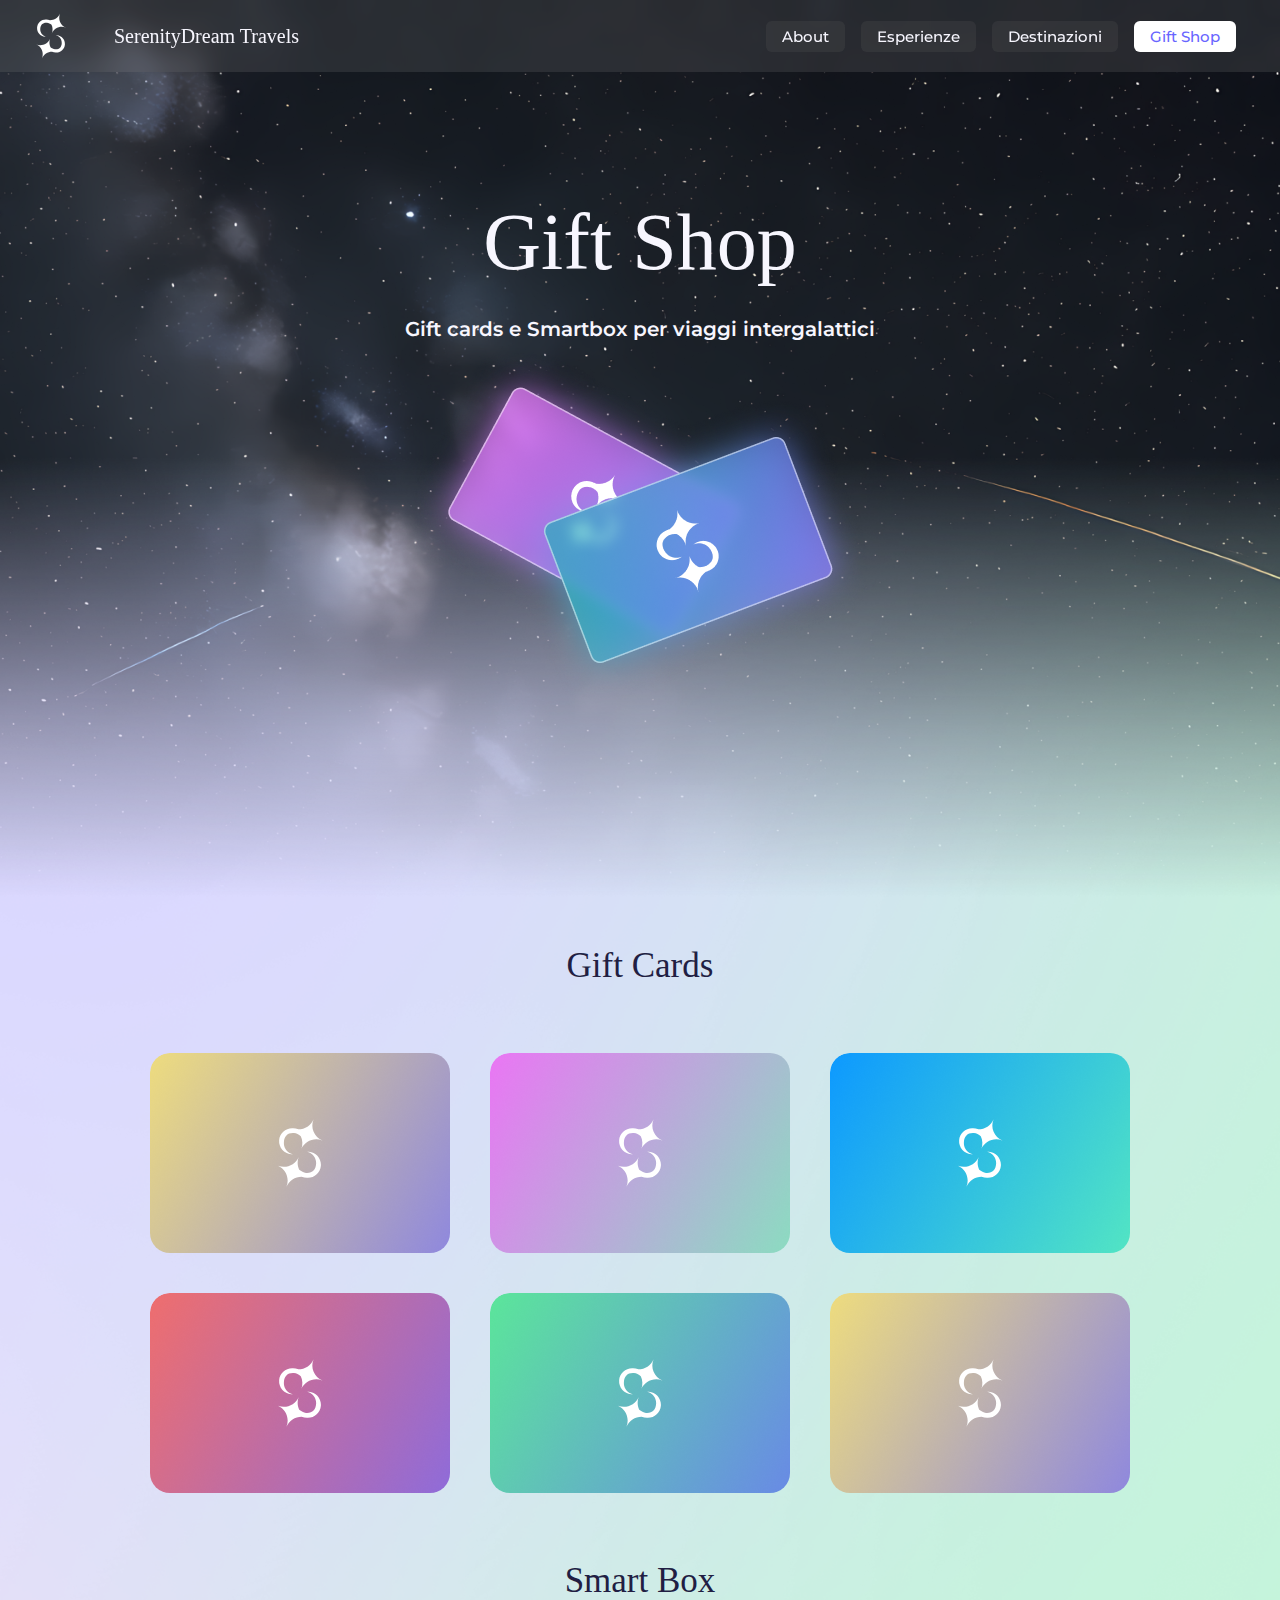
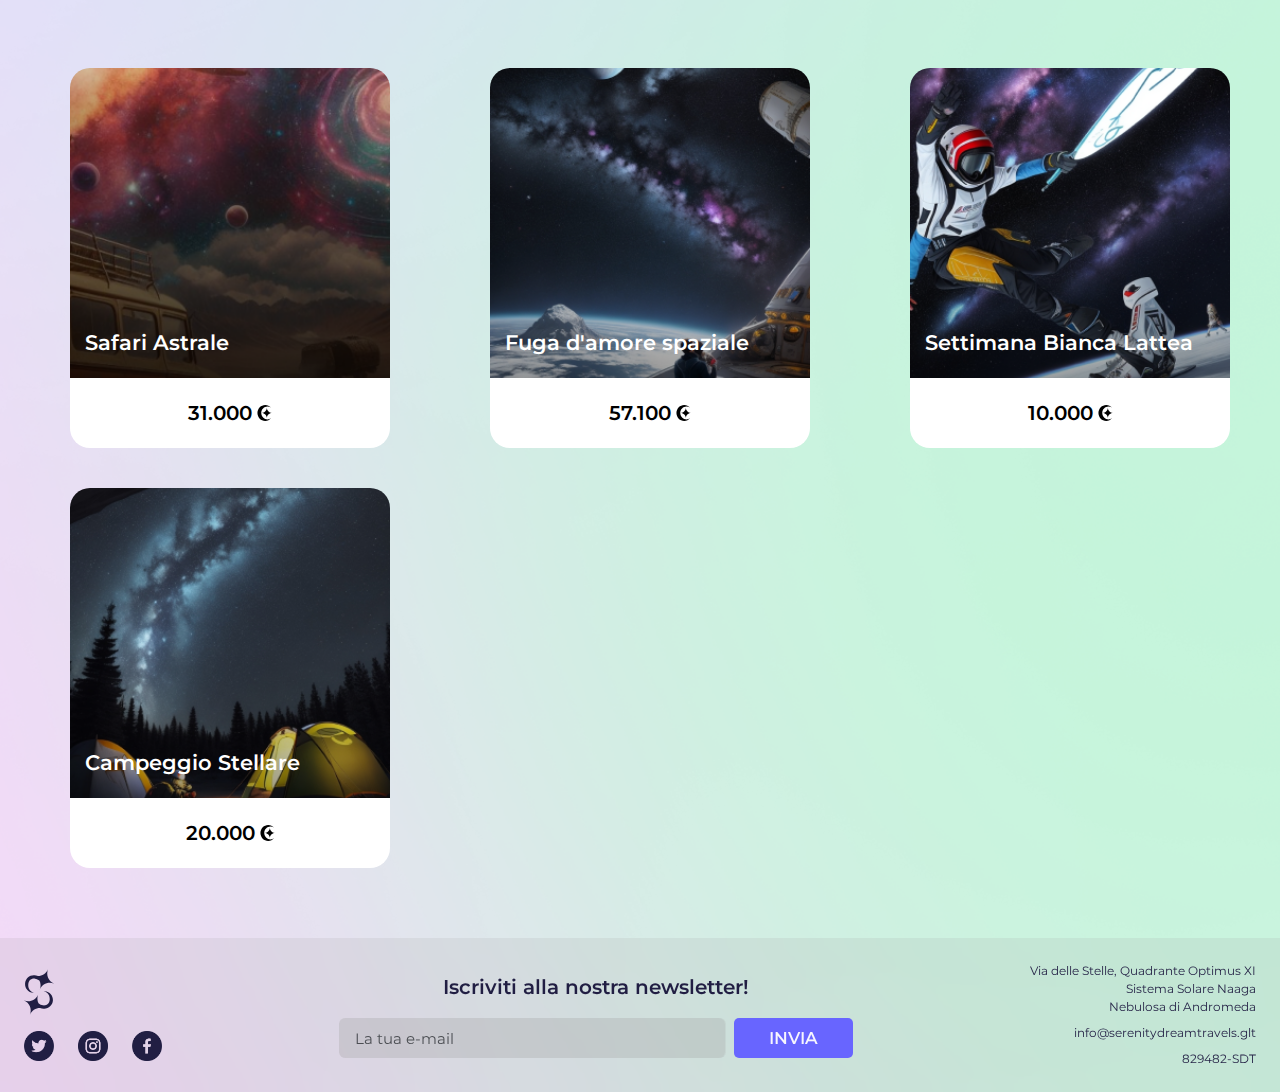
<file: 5_giftshop.html>
<!DOCTYPE html>
<html lang="it">

<head>
  <!-- METATAGS -->
  <meta charset="utf-8">
  <meta name="viewport" content="width=device-width, initial-scale=1, shrink-to-fit=no">
  <title>Gift Shop</title>
  <link rel="icon" type="image/svg" href="/img/logo.svg">

  <!-- BOOTSTRAP -->
  <link href="https://cdn.jsdelivr.net/npm/bootstrap@5.3.3/dist/css/bootstrap.min.css" rel="stylesheet"
    integrity="sha384-QWTKZyjpPEjISv5WaRU9OFeRpok6YctnYmDr5pNlyT2bRjXh0JMhjY6hW+ALEwIH" crossorigin="anonymous">
  <script src="https://cdn.jsdelivr.net/npm/bootstrap@5.3.3/dist/js/bootstrap.bundle.min.js"
    integrity="sha384-YvpcrYf0tY3lHB60NNkmXc5s9fDVZLESaAA55NDzOxhy9GkcIdslK1eN7N6jIeHz"
    crossorigin="anonymous"></script>
  <link href="https://cdn.jsdelivr.net/npm/bootstrap-icons@1.8.1/font/bootstrap-icons.css" rel="stylesheet">
  <!-- STYLESHEET -->
  <link rel="stylesheet" href="/css/style.css">
  <link rel="stylesheet" href="/css/5_giftshop_style.css">
  <link rel="stylesheet" href="/css/5_giftshop_cards_style.css">
  <!-- FONTS -->
  <link href="https://fonts.cdnfonts.com/css/against-2" rel="stylesheet">
  <link rel="preconnect" href="https://fonts.googleapis.com">
  <link rel="preconnect" href="https://fonts.gstatic.com" crossorigin>
  <link href="https://fonts.googleapis.com/css2?family=Montserrat:ital,wght@0,100..900;1,100..900&display=swap"
    rel="stylesheet">
  <!-- JAVASCRIPT -->
  <script defer src="/js/5_giftshop_js.js"></script>
  <!-- JQUERY -->
  <script src="https://ajax.googleapis.com/ajax/libs/jquery/1.12.0/jquery.min.js"></script>
  <!-- COMPONENTS -->
  <script>
    $(document).ready(function () {
      $('#footer').load('/footer.html');
      $("#navbar").load("/navbar.html", function () {
        var currentPath = window.location.pathname.replace('.html', '');
        $("#navbar a").each(function () {
          var linkPath = new URL(this.href).pathname.replace('.html', '');
          if (linkPath === currentPath) {
            $(this).addClass("active");
          }
        });
      });
    });
  </script>
</head>

<body>

  <!-- HEADER BACKGROUND -->

  <img id="header-bg" class="object-fit-cover h-100" src="/img/heroimagegiftshop.png"
    srcset="/img/800/header-giftshop.png 800w, /img/1920/header-giftshop.png 1920w"
    sizes="(max-width: 768px) 800px, 1920px" alt="gift">

  <!-- NAVBAR -->
  <div id="navbar"></div>

  <!-- HEADER -->
  <div id="hero-image">
    <div class="container">
      <h1 class="display-1 mb-4">Gift Shop</h1>
      <h5>
        Gift cards e Smartbox per viaggi intergalattici
      </h5>
      <img src="/img/cardsherogiftshop.png" alt="cardsherogiftshop">
    </div>
  </div>

  <!-- CARDS -->
  <h2 class="w-100 text-center mt-5">Gift Cards</h2>
  <div class="card-grid" id="card-list"></div>

  <!-- SMART BOX -->
  <h2 class="w-100 text-center">Smart Box</h2>
  <div id="smart-box-list"></div>
  <!-- FOOTER -->
  <div id="footer"></div>
</body>

</html>
</file>
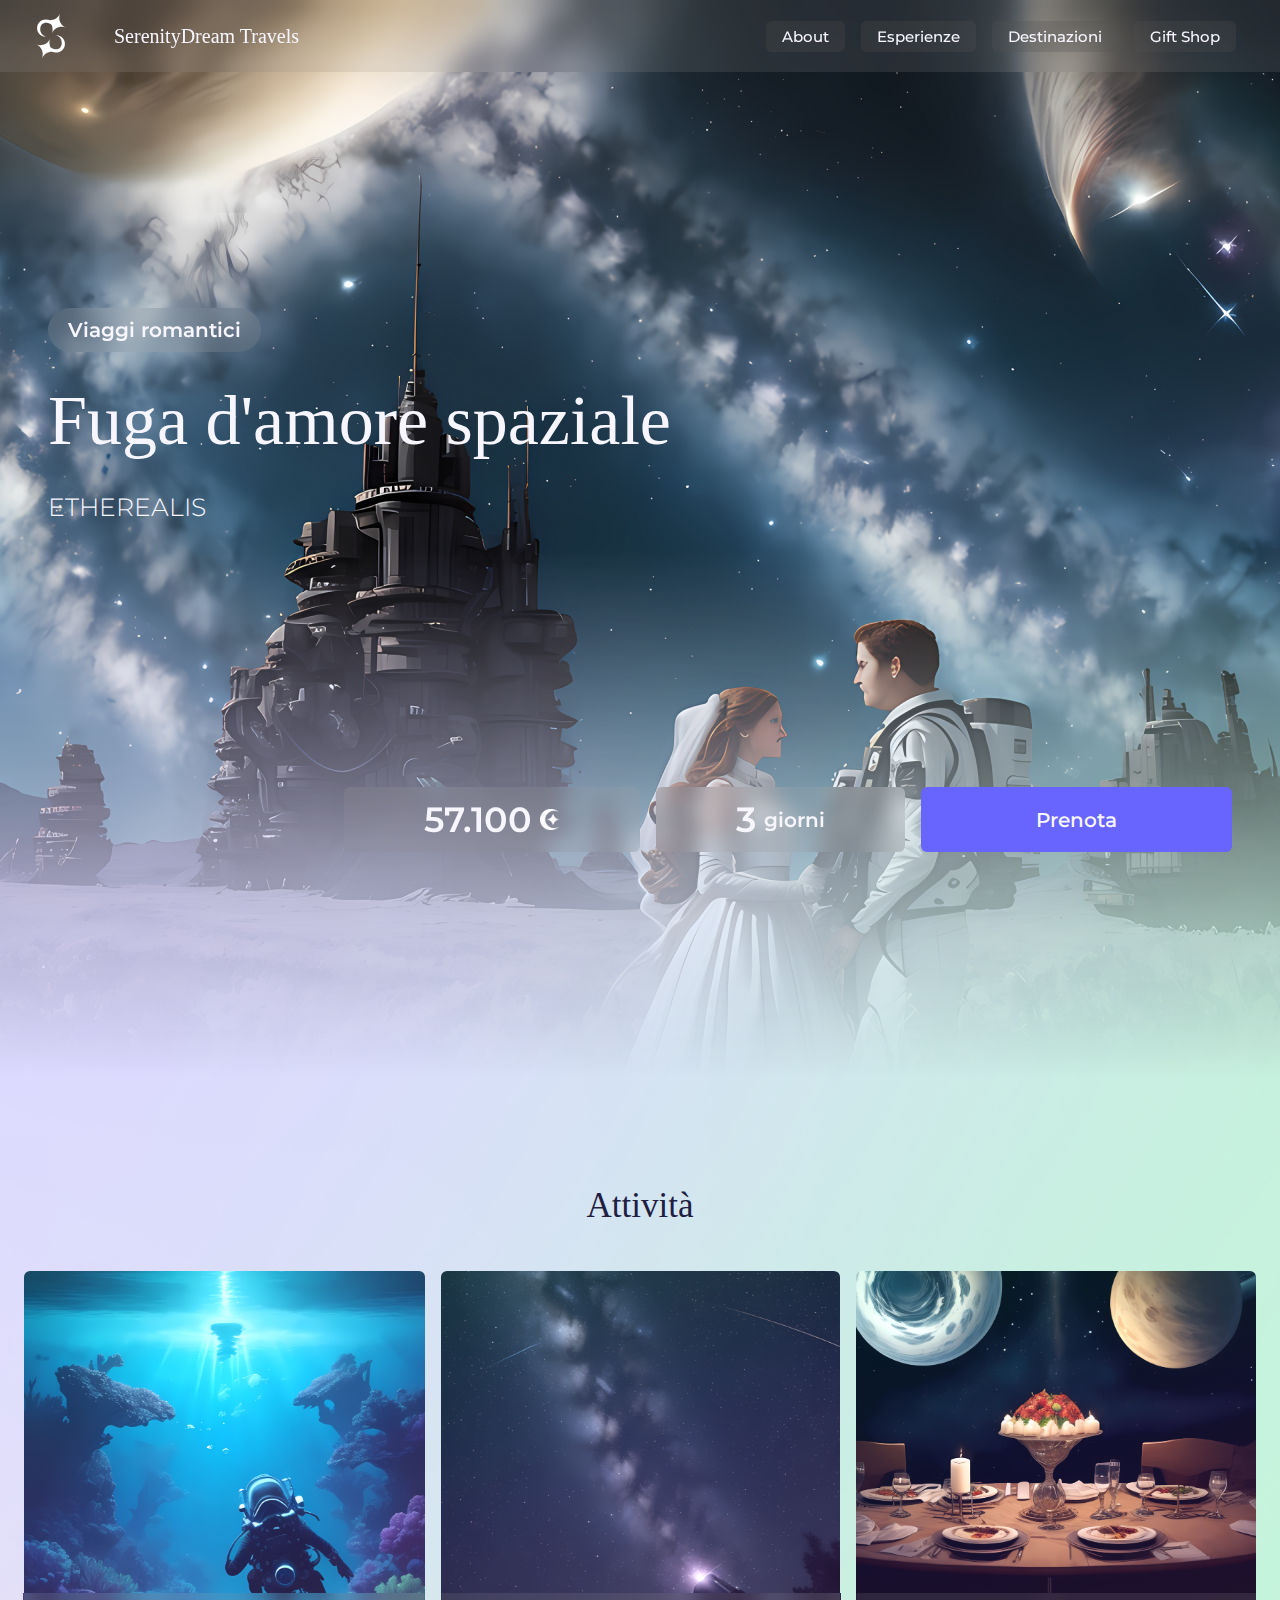
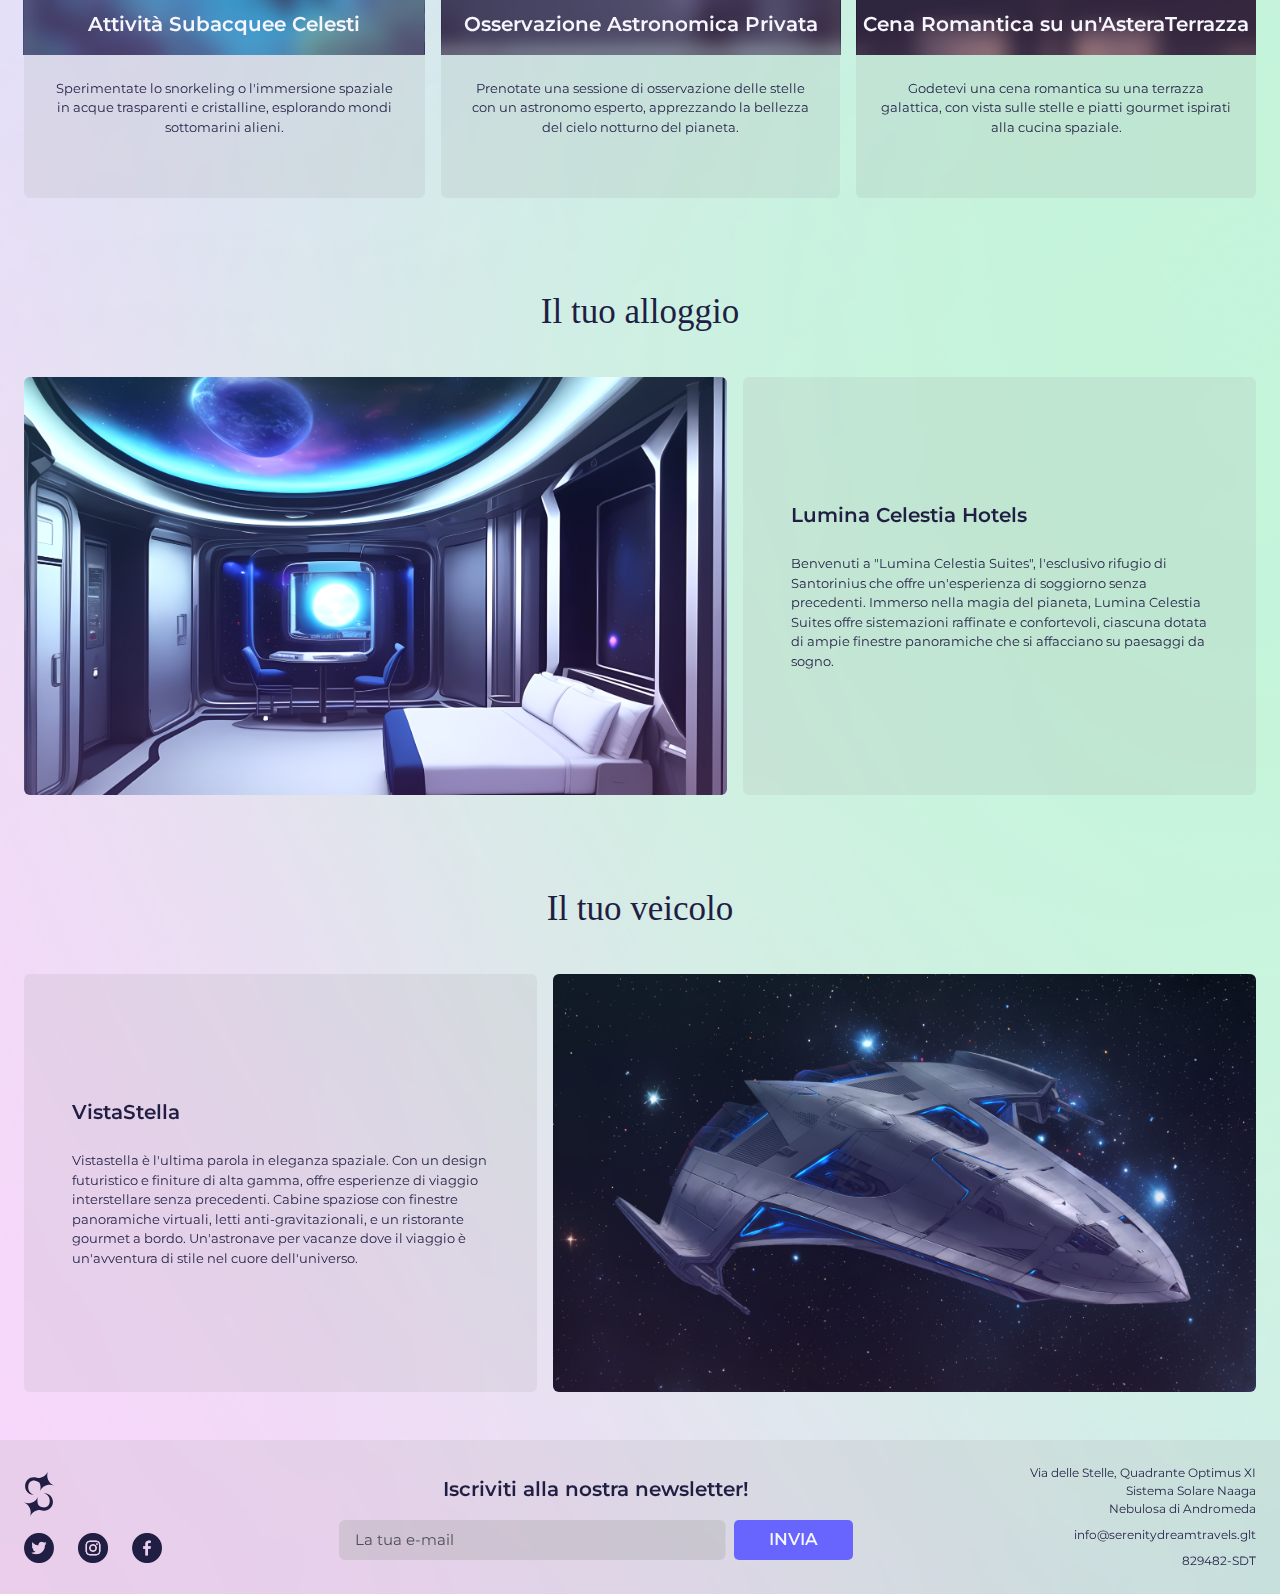
<file: 6_viaggio.html>
<!doctype html>
<html lang="it">

<head>

  <!-- Metatags -->
  <meta charset="utf-8">
  <meta name="viewport" content="width=device-width, initial-scale=1, shrink-to-fit=no">
  <title>Viaggio</title>
  <link rel="icon" type="image/svg" href="/img/logo.svg">

  <!-- Jquery -->
  <script src="https://ajax.googleapis.com/ajax/libs/jquery/1.12.0/jquery.min.js"></script>

  <!-- Bootstrap -->
  <link href="https://cdn.jsdelivr.net/npm/bootstrap@5.3.3/dist/css/bootstrap.min.css" rel="stylesheet"
    integrity="sha384-QWTKZyjpPEjISv5WaRU9OFeRpok6YctnYmDr5pNlyT2bRjXh0JMhjY6hW+ALEwIH" crossorigin="anonymous">
  <script src="https://cdn.jsdelivr.net/npm/bootstrap@5.3.3/dist/js/bootstrap.bundle.min.js"
    integrity="sha384-YvpcrYf0tY3lHB60NNkmXc5s9fDVZLESaAA55NDzOxhy9GkcIdslK1eN7N6jIeHz"
    crossorigin="anonymous"></script>

  <!-- Stylesheets -->
  <link rel="stylesheet" href="/css/style.css">

  <!-- Font | Against -->
  <link href="https://fonts.cdnfonts.com/css/against-2" rel="stylesheet">
  <!-- Font | Montserrat -->
  <link rel="preconnect" href="https://fonts.googleapis.com">
  <link rel="preconnect" href="https://fonts.gstatic.com" crossorigin>
  <link href="https://fonts.googleapis.com/css2?family=Montserrat:ital,wght@0,100..900;1,100..900&display=swap"
    rel="stylesheet">

  <!-- Components -->
  <script>
    $(document).ready(function () {
      $('#footer').load('/footer.html');
      $("#navbar").load("/navbar.html", function () {
        var currentPath = window.location.pathname.replace('.html', '');
        $("#navbar a").each(function () {
          var linkPath = new URL(this.href).pathname.replace('.html', '');
          if (linkPath === currentPath) {
            $(this).addClass("active");
          }
        });
      });
    });
  </script>

</head>

<body>
  <!-- HEADER BACKGROUND -->

  <img id="header-bg" class="object-fit-cover" src="/img/header.png"
    srcset="/img/800/header-viaggio.png 800w, /img/1920/header-viaggio.png 1920w"
    sizes="(max-width: 768px) 800px, 1920px"
    alt="">

  <!-- NAVBAR -->
  <div id="navbar"></div>

  <!-- HEADER -->
  <header class="vh-100 d-flex flex-column align-items-center align-items-lg-end p-5">

    <div
      class="d-flex w-100 flex-fill gap-3 flex-column align-items-center align-items-lg-start justify-content-center">
      <a class="location-tag glass" href="/2_esperienze.html">
        Viaggi romantici
      </a>

      <h1 class="text-center text-lg-start">Fuga d'amore spaziale</h1>
      <h4>Etherealis</h4>
    </div>

    <div class="w-75 d-flex flex-column flex-lg-row gap-3">

      <div class="info rounded flex-fill glass gap-2 d-flex flex-row justify-content-center align-items-center">
        <h3>57.100</h3>
        <img style="width: 20px" src="/img/value.png" alt="icona valuta">
      </div>

      <div class="info rounded flex-fill glass gap-2 d-flex flex-row justify-content-center align-items-center">
        <h3>3</h3>
        <h5>giorni</h5>
      </div>

      <button class="info rounded cta flex-fill">
        Prenota
      </button>

    </div>

  </header>

  <div style="height:15em;"></div>

  <!-- ACTIVTIES -->
  <div class="py-5 d-flex flex-column gap-5 justify-content-center align-items-center">

    <h2 class="w-100 text-center">Attività</h2>

    <!-- MOBILE VERSION -->
    <div id="activity-carousel" class="d-md-none carousel slide">

      <div class="carousel-inner">

        <div class="carousel-item p-4 active">
          <div class="position-relative">
            <h5 class="glass position-absolute bottom-0 start-50 translate-middle-x w-100 py-3 text-center">Attività
              Subacquee Celesti</h5>
            <img src="/img/card1.png" class="object-fit-cover w-100 rounded-top" alt="Attività Subacquee Celesti">
          </div>
          <p style="height:100px;" class="glass p-4 text-center rounded-bottom">Sperimentate lo snorkeling o
            l'immersione spaziale in acque trasparenti e cristalline, esplorando mondi sottomarini alieni.</p>
        </div>

        <div class="carousel-item p-4">
          <div class="position-relative">
            <h5 class="glass position-absolute bottom-0 start-50 translate-middle-x w-100 py-3 text-center">Osservazione
              Astronomica Privata</h5>
            <img src="/img/card2.png" class="object-fit-cover w-100 rounded-top"
              alt="Osservazione Astronomica Privata">
          </div>
          <p style="height:100px;" class="glass p-4 text-center rounded-bottom">Prenotate una sessione di osservazione
            delle stelle con un astronomo esperto, apprezzando la bellezza del cielo notturno del pianeta.</p>
        </div>

        <div class="carousel-item p-4">
          <div class="position-relative">
            <h5 class="glass position-absolute bottom-0 start-50 translate-middle-x w-100 py-3 text-center">Cena
              Romantica su un'AsteraTerrazza</h5>
            <img src="/img/card3.png" class="object-fit-cover w-100 rounded-top"
              alt="Cena Romantica su un'AsteraTerrazza">
          </div>
          <p style="height:100px;" class="glass p-4 text-center rounded-bottom">Godetevi una cena romantica su una
            terrazza galattica, con vista sulle stelle e piatti gourmet ispirati alla cucina spaziale.</p>
        </div>
      </div>

      <button class="carousel-control-prev ms-5 top-50 start-0 translate-middle-y" type="button"
        data-bs-target="#activity-carousel" data-bs-slide="prev">
        <span class="carousel-control-prev-icon" aria-hidden="true"></span>
        <span class="visually-hidden">Previous</span>
      </button>

      <button class="carousel-control-next me-5 top-50 end-0 translate-middle-y" type="button"
        data-bs-target="#activity-carousel" data-bs-slide="next">
        <span class="carousel-control-next-icon" aria-hidden="true"></span>
        <span class="visually-hidden">Next</span>
      </button>
    </div>

    <!-- DESKTOP VERSION -->
    <div class="d-none d-md-flex flex-row gap-3 mx-4">

      <div>
        <div class="position-relative">
          <h5 class="glass position-absolute bottom-0 start-50 translate-middle-x w-100 py-3 text-center">Attività
            Subacquee Celesti</h5>
          <img src="/img/card1.png" class="object-fit-cover w-100 rounded-top" alt="Attività Subacquee Celesti">
        </div>
        <p style="height:11em" class="glass p-4 text-center rounded-bottom">Sperimentate lo snorkeling o l'immersione
          spaziale in acque trasparenti e cristalline, esplorando mondi sottomarini alieni.</p>
      </div>

      <div>
        <div class="position-relative">
          <h5 class="glass position-absolute bottom-0 start-50 translate-middle-x w-100 py-3 text-center">Osservazione
            Astronomica Privata</h5>
          <img src="/img/card2.png" class="object-fit-cover w-100 rounded-top"
            alt="Osservazione Astronomica Privata">
        </div>
        <p style="height:11em" class="glass p-4 text-center rounded-bottom">Prenotate una sessione di osservazione delle
          stelle con un astronomo esperto, apprezzando la bellezza del cielo notturno del pianeta.</p>
      </div>

      <div>
        <div class="position-relative">
          <h5 class="glass position-absolute bottom-0 start-50 translate-middle-x w-100 py-3 text-center">Cena Romantica
            su un'AsteraTerrazza</h5>
          <img src="/img/card3.png" class="object-fit-cover w-100 rounded-top"
            alt="Cena Romantica su un'AsteraTerrazza">
        </div>
        <p style="height:11em" class="glass p-4 text-center rounded-bottom">Godetevi una cena romantica su una terrazza
          galattica, con vista sulle stelle e piatti gourmet ispirati alla cucina spaziale.</p>
      </div>

    </div>

  </div>


  <!-- ROOM -->
  <div class="py-5 gap-5 d-flex flex-column justify-content-center align-items-center">

    <h2 class="w-100 text-center">Il tuo alloggio</h2>

    <div class="mx-4 d-flex flex-column flex-lg-row gap-3">
      <div class="position-relative">
        <h5 class="glass d-lg-none position-absolute bottom-0 start-50 translate-middle-x w-100 py-3 text-center rounded-bottom">Lumina Celestia Hotels</h5>
        <img src="/img/room.png" class="w-100 img-fluid rounded h-100 object-fit-cover" alt="Lumina Celestia Hotels">
      </div>
      <div class="col-lg-5 glass rounded p-5 d-flex flex-column justify-content-center gap-4">
        <h5 style="color: #211E43" class="d-none d-lg-block">Lumina Celestia Hotels</h5>
        <p class="rounded">Benvenuti a "Lumina Celestia Suites", l'esclusivo rifugio di Santorinius che
          offre un'esperienza di soggiorno senza precedenti. Immerso nella magia del pianeta, Lumina Celestia Suites
          offre sistemazioni raffinate e confortevoli, ciascuna dotata di ampie finestre panoramiche che si affacciano
          su paesaggi da sogno.</p>
      </div>
    </div>
  </div>

  <!-- SHIP -->
  <div class="py-5 gap-5 d-flex flex-column justify-content-center align-items-center">

    <h2 class="w-100 text-center">Il tuo veicolo</h2>

    <div class="mx-4 d-flex flex-column flex-lg-row-reverse gap-3">
      <div class="position-relative">
        <h5 class="glass d-lg-none position-absolute bottom-0 start-50 translate-middle-x w-100 py-3 text-center rounded-bottom">VistaStella</h5>
        <img src="/img/ship.png" class="w-100 img-fluid rounded h-100 object-fit-cover" alt="VistaStella">
      </div>
      <div class="col-lg-5 glass rounded p-5 d-flex flex-column justify-content-center gap-4">
        <h5 style="color: #211E43" class="d-none d-lg-block">VistaStella</h5>
        <p class="rounded">Vistastella è l'ultima parola in eleganza spaziale. Con un design futuristico e
          finiture di alta gamma, offre esperienze di viaggio interstellare senza precedenti. Cabine spaziose con
          finestre panoramiche virtuali, letti anti-gravitazionali, e un ristorante gourmet a bordo. Un'astronave per
          vacanze dove il viaggio è un'avventura di stile nel cuore dell'universo.</p>
      </div>
    </div>
  </div>

  <div id="footer"></div>

</body>

</html>
</file>
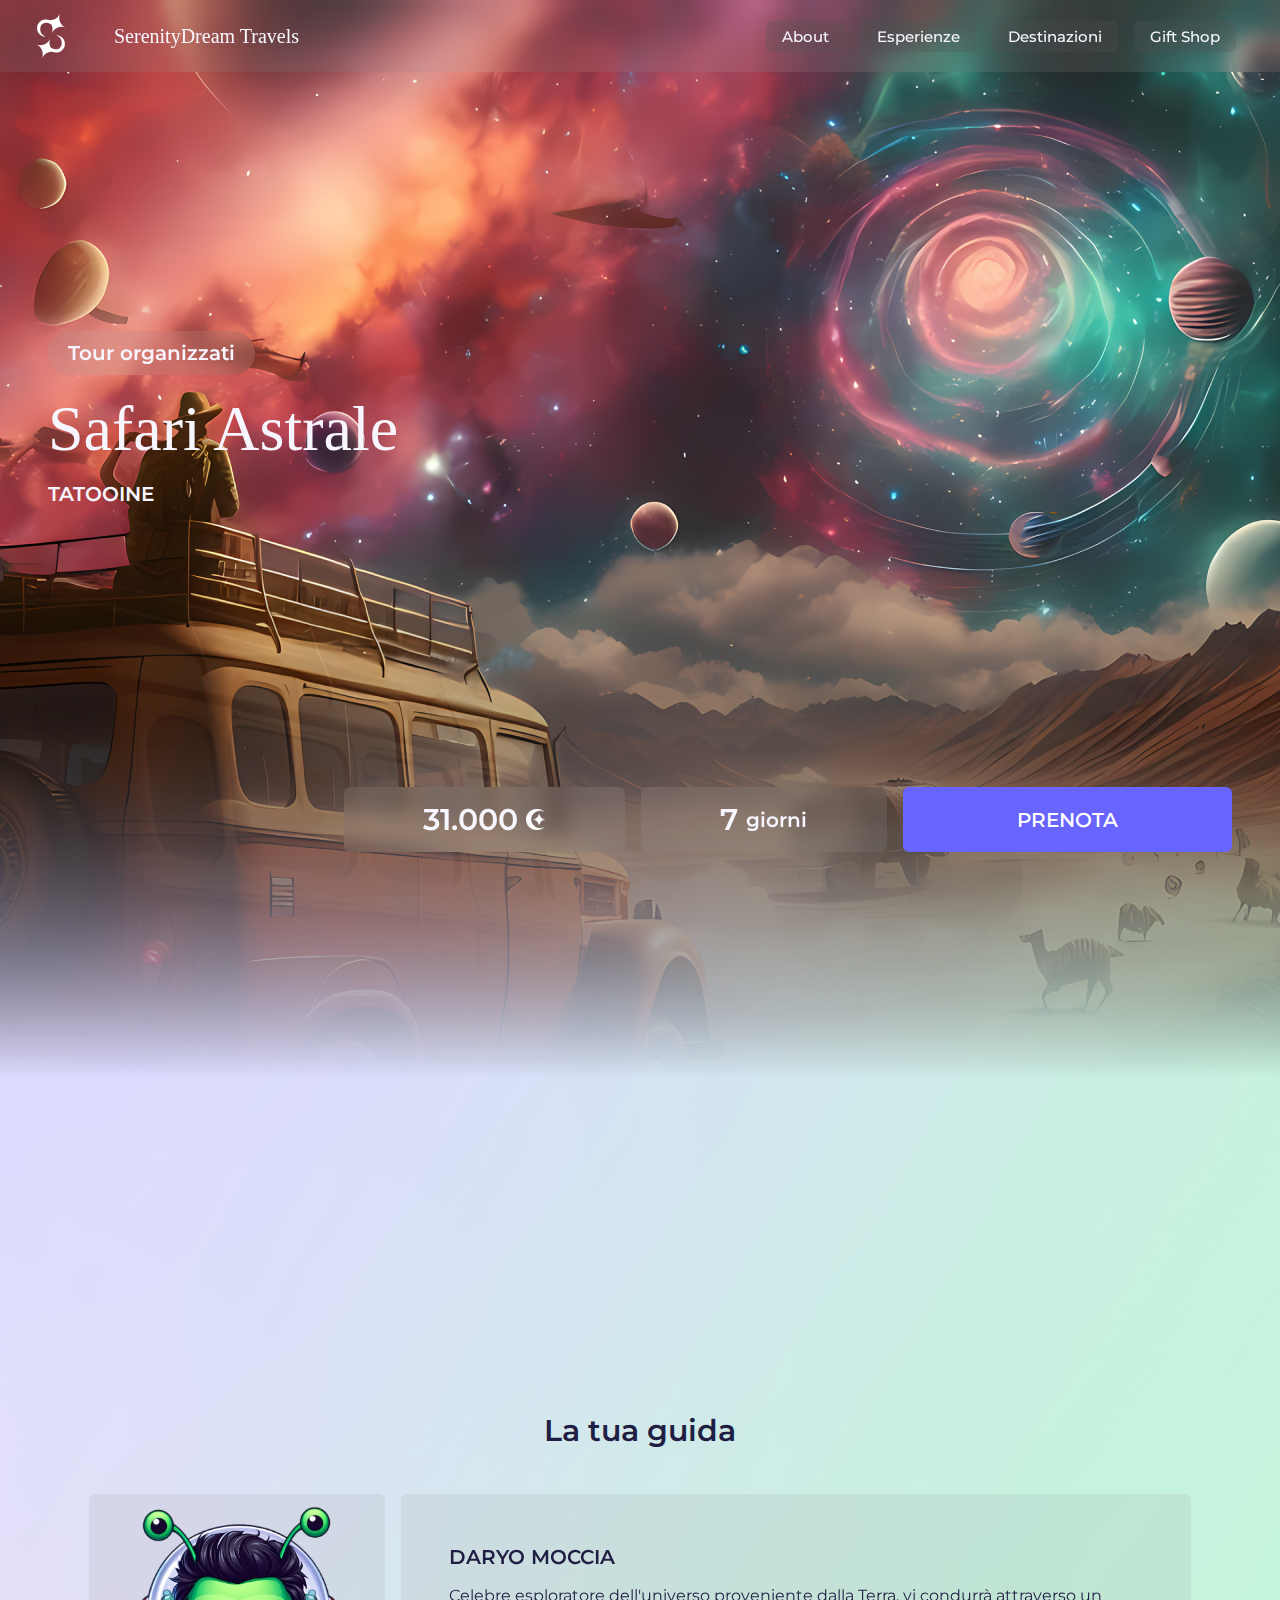
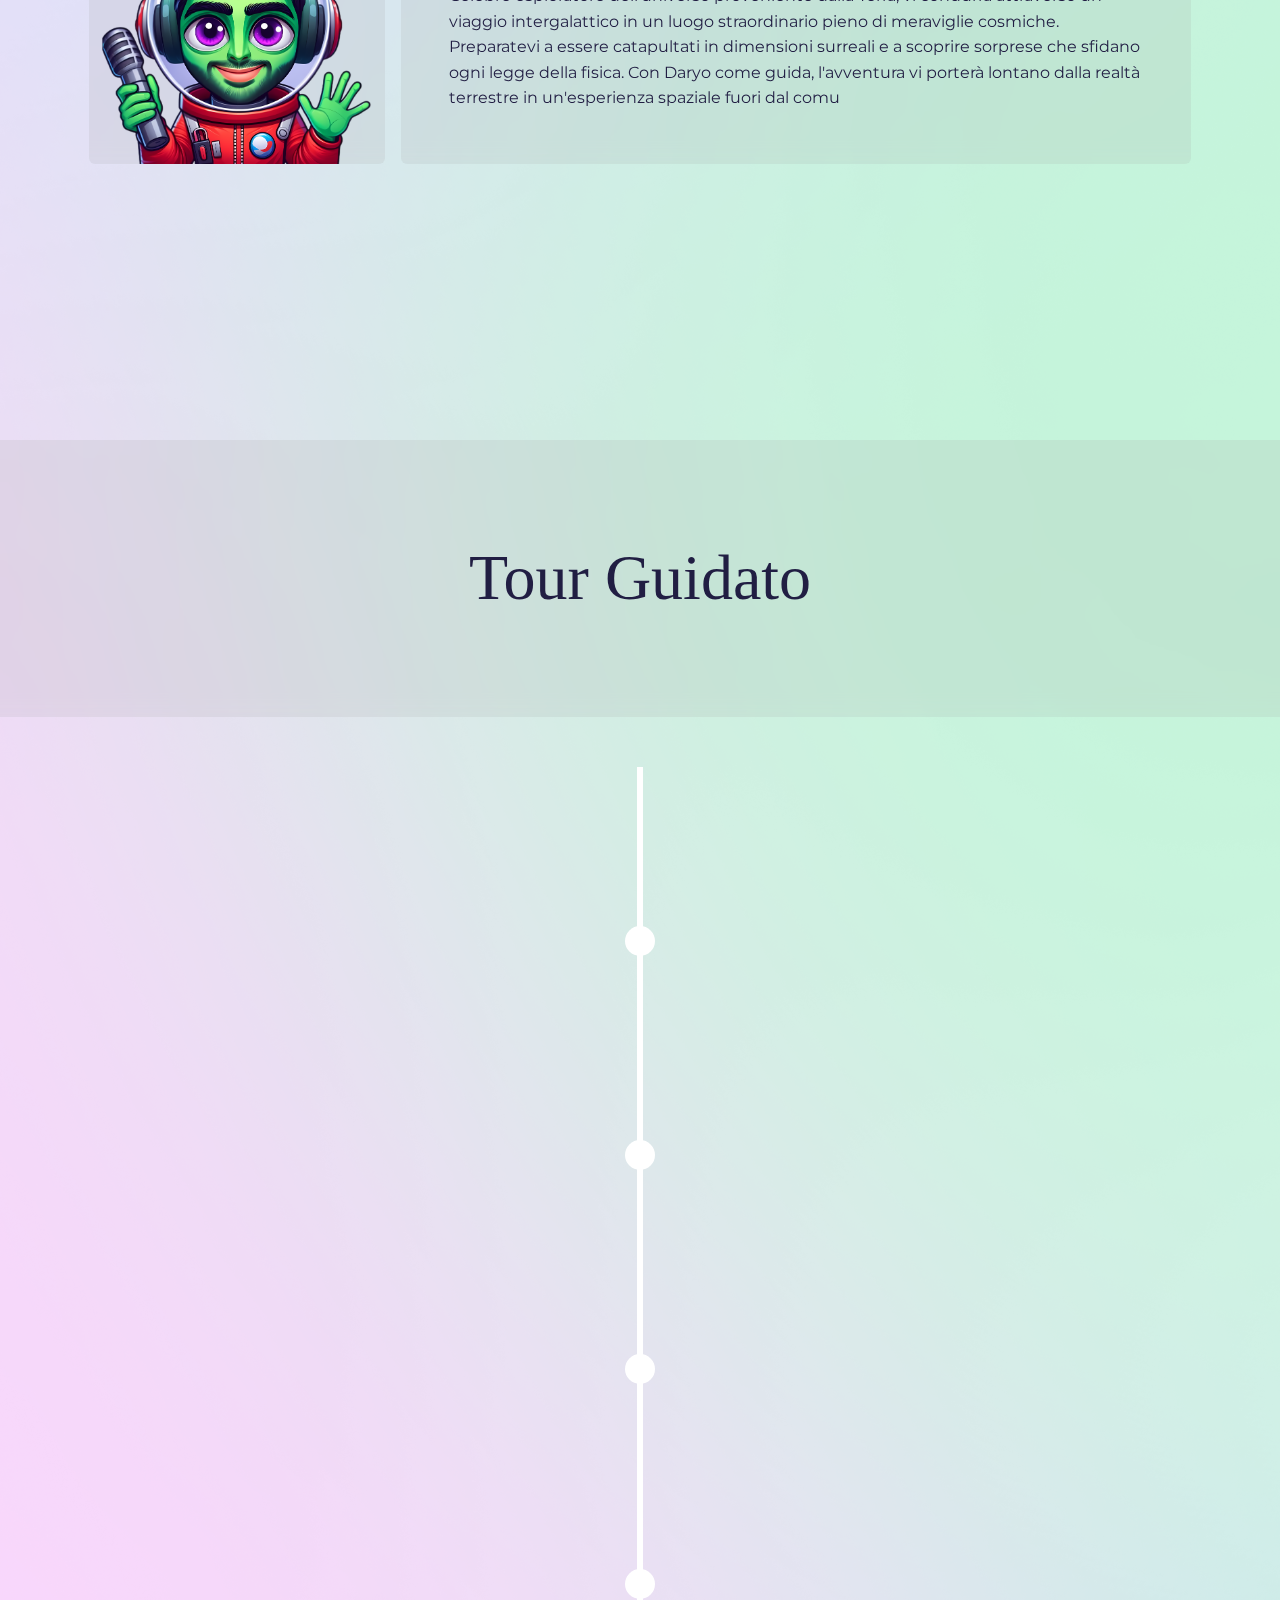
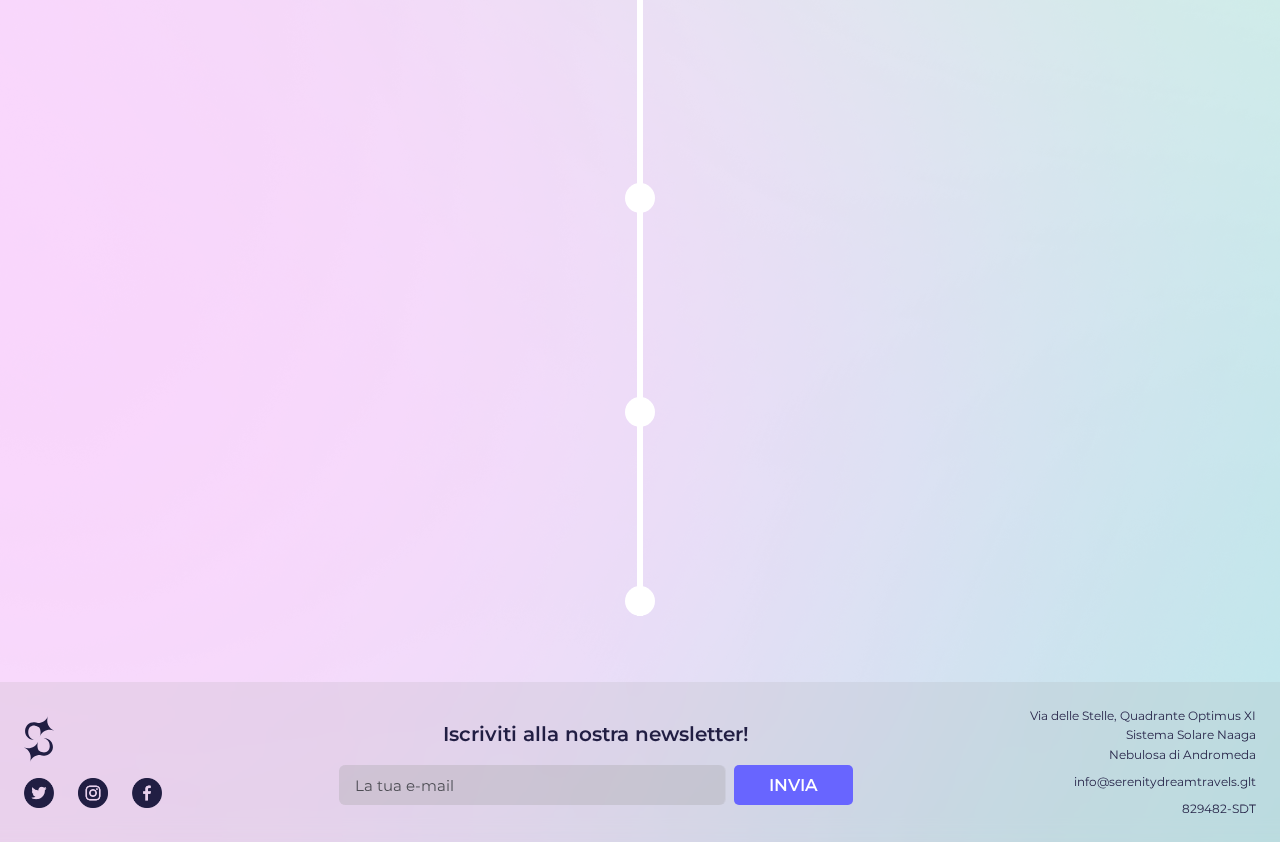
<file: 7_tour.html>
<!doctype html>
<html lang="it">

<head>
  <!-- Metatags -->
  <meta charset="utf-8">
  <meta name="viewport" content="width=device-width, initial-scale=1, shrink-to-fit=no">
  <title>Tour</title>
  <link rel="icon" type="image/svg" href="/img/logo.svg">

  <!-- Jquery -->
  <script src="https://ajax.googleapis.com/ajax/libs/jquery/1.12.0/jquery.min.js"></script>

  <!-- Bootstrap -->
  <link href="https://cdn.jsdelivr.net/npm/bootstrap@5.3.3/dist/css/bootstrap.min.css" rel="stylesheet"
    integrity="sha384-QWTKZyjpPEjISv5WaRU9OFeRpok6YctnYmDr5pNlyT2bRjXh0JMhjY6hW+ALEwIH" crossorigin="anonymous">
  <script src="https://cdn.jsdelivr.net/npm/bootstrap@5.3.3/dist/js/bootstrap.bundle.min.js"
    integrity="sha384-YvpcrYf0tY3lHB60NNkmXc5s9fDVZLESaAA55NDzOxhy9GkcIdslK1eN7N6jIeHz"
    crossorigin="anonymous"></script>

  <!-- Stylesheet -->
  <link rel="stylesheet" href="/css/style.css">
  <link rel="stylesheet" href="/css/7_tour_style.css">


  <!-- Font | Against -->
  <link href="https://fonts.cdnfonts.com/css/against-2" rel="stylesheet">
  <!-- Font | Montserrat -->
  <link rel="preconnect" href="https://fonts.googleapis.com">
  <link rel="preconnect" href="https://fonts.gstatic.com" crossorigin>
  <link href="https://fonts.googleapis.com/css2?family=Montserrat:ital,wght@0,100..900;1,100..900&display=swap"
    rel="stylesheet">

  <!-- Compontents -->
  <script>
    $(document).ready(function () {
      $('#footer').load('/footer.html');
      $("#navbar").load("/navbar.html", function () {
        var currentPath = window.location.pathname.replace('.html', '');
        $("#navbar a").each(function () {
          var linkPath = new URL(this.href).pathname.replace('.html', '');
          if (linkPath === currentPath) {
            $(this).addClass("active");
          }
        });
      });
    });
  </script>
</head>

<body>



  <!-- HEADER BACKGROUND -->

  <img id="header-bg" class="object-fit-cover" src="/img/safari.png"
    srcset="/img/800/header-tour.png 800w, /img/1920/header-tour.png 1920w" sizes="(max-width: 768px) 800px, 1920px"
    alt="">

  <!-- NAVBAR -->
  <div id="navbar"></div>

  <!-- HEADER -->
  <header class="vh-100 d-flex flex-column align-items-center align-items-lg-end p-5">

    <div
      class="d-flex w-100 flex-fill gap-3 flex-column align-items-center align-items-lg-start justify-content-center">
      <button class="location-tag glass">
        Tour organizzati
      </button>
      <h1 class="text-center text-lg-start">Safari Astrale</h1>
      <h4>Tatooine</h4>
    </div>

    <div class="w-75 d-flex flex-column flex-lg-row gap-3">

      <div class="info rounded flex-fill glass gap-2 d-flex flex-row justify-content-center align-items-center">
        <h3>31.000</h3>
        <img style="width: 20px" src="/img/value.png" alt="icona valuta">
      </div>

      <div class="info rounded flex-fill glass gap-2 d-flex flex-row justify-content-center align-items-center">
        <h3>7</h3>
        <h5>giorni</h5>
      </div>

      <button class="info rounded cta flex-fill">
        Prenota
      </button>

    </div>

  </header>

  <div style="height:15em;"></div>


  <!-- GUIDE -->
  <div class="vh-100 d-flex flex-column justify-content-center align-items-center mx-5  gap-5">
    <h3 style="color: #211E43;">La tua guida</h3>
    <div class="d-flex flex-column flex-md-row align-items-center justify-content-center gap-3">
      <div class="col-md-3 h-100 glass d-flex align-items-center justify-content-center rounded">
        <img id="guide-img" src="/img/guida.png" class="col-8 col-md-11 img-fluid" alt="foto della guida">
      </div>
      <div id="guide-text"
        class="col-md-8 w-74 glass rounded p-md-5 h-100 p-5 d-flex flex-column gap-3 justify-content-center">
        <h4 style="color: #211E43;">Daryo Moccia</h4>
        <p>Celebre esploratore dell'universo proveniente dalla Terra, vi condurrà attraverso un viaggio intergalattico
          in un luogo straordinario pieno di meraviglie cosmiche. Preparatevi a essere catapultati in dimensioni
          surreali e a scoprire sorprese che sfidano ogni legge della fisica. Con Daryo come guida, l'avventura vi
          porterà lontano dalla realtà terrestre in un'esperienza spaziale fuori dal comu
      </div>
    </div>
  </div>

  <!-- TIMELINE -->

  <div class="intro">
    <div class="container2">
      <h1 id="tours_text" style="color:#211E43" class="m-auto">Tour Guidato</h1>

    </div>
  </div>

  <div class="timeline">
    <ul>
      <li>
        <div>
          <span style="color:#3331b7; font-size: 1.2rem; font-weight: bold;">Giorno 1:</span> <br>
          <span style="color:black; font-size: 1.2rem; font-weight: bold;"> Benvenuto a Tatooine</span>

          <p> Arrivo a Mos Eisley, visita al porto spaziale e al mercato locale. Cena al Cantina.</p>
        </div>
      </li>
      <li>
        <div>
          <span style="color:#3331b7; font-size: 1.2rem; font-weight: bold;">Giorno 2:</span> <br>
          <span style="color:black; font-size: 1.2rem; font-weight: bold;"> La casa di Obi-wan Kenobi</span>
          <p>Visita alla casa di Obi-Wan Kenobi e al Lars Homestead. Pernottamento in un campo tendato.</p>

        </div>
      </li>
      <li>
        <div>
          <span style="color:#3331b7; font-size: 1.2rem; font-weight: bold;">Giorno 3:</span> <br>
          <span style="color:black; font-size: 1.2rem; font-weight: bold;"> Il Canyon del Beggar's</span>


          <p>Esplora il Canyon del Beggar's e i resti di antiche creature. Ritorno a Mos Eisley per il pernottamento.
          </p>
        </div>
      </li>
      <li>
        <div>

          <span style="color:#3331b7; font-size: 1.2rem; font-weight: bold;">Giorno 4:</span> <br>
          <span style="color:black; font-size: 1.2rem; font-weight: bold;"> Visita ai Tusken Raiders</span>



          <p> Incontro culturale con i Tusken Raiders e escursione nei loro territori. Cena in città con piatti tipici
            locali.</p>
        </div>
      </li>
      <li>
        <div>


          <span style="color:#3331b7; font-size: 1.2rem; font-weight: bold;">Giorno 5:</span> <br>
          <span style="color:black; font-size: 1.2rem; font-weight: bold;"> Oasi di Anchorhead</span>


          <p>Visita all'oasi di Anchorhead, rilassati nelle fresche acque e esplora le vicinanze. Cena sotto il cielo
            stellato.</p>
        </div>
      </li>
      <li>
        <div>

          <span style="color:#3331b7; font-size: 1.2rem; font-weight: bold;">Giorno 6:</span> <br>
          <span style="color:black; font-size: 1.2rem; font-weight: bold;"> Le dune del mare di sabbia</span>


          <p>Escursione in land speeder alle Dune del Mare di Sabbia. Pernottamento in un campo tendato sotto le stelle.
          </p>
        </div>
      </li>
      <li>
        <div>


          <span style="color:#3331b7; font-size: 1.2rem; font-weight: bold;">Giorno 7:</span> <br>
          <span style="color:black; font-size: 1.2rem; font-weight: bold;"> Ritorno a Mos Eisley</span>

          <p>Ritorno a Mos Eisley, ultime visite e acquisti al mercato prima del rientro a casa. </p>
        </div>
      </li>

    </ul>
  </div>

  <script>
    (function () {
      "use strict";

      // define variables
      var items = document.querySelectorAll(".timeline li");

      // check if an element is in viewport
      // http://stackoverflow.com/questions/123999/how-to-tell-if-a-dom-element-is-visible-in-the-current-viewport
      function isElementInViewport(el) {
        var rect = el.getBoundingClientRect();
        return (
          rect.top >= 0 &&
          rect.left >= 0 &&
          rect.bottom <=
          (window.innerHeight || document.documentElement.clientHeight) &&
          rect.right <= (window.innerWidth || document.documentElement.clientWidth)
        );
      }

      function callbackFunc() {
        for (var i = 0; i < items.length; i++) {
          if (isElementInViewport(items[i])) {
            items[i].classList.add("in-view");
          }
        }
      }

      // listen for events
      window.addEventListener("load", callbackFunc);
      window.addEventListener("resize", callbackFunc);
      window.addEventListener("scroll", callbackFunc);
    })();

  </script>


  <div id="footer"></div>
</body>

</html>
</file>
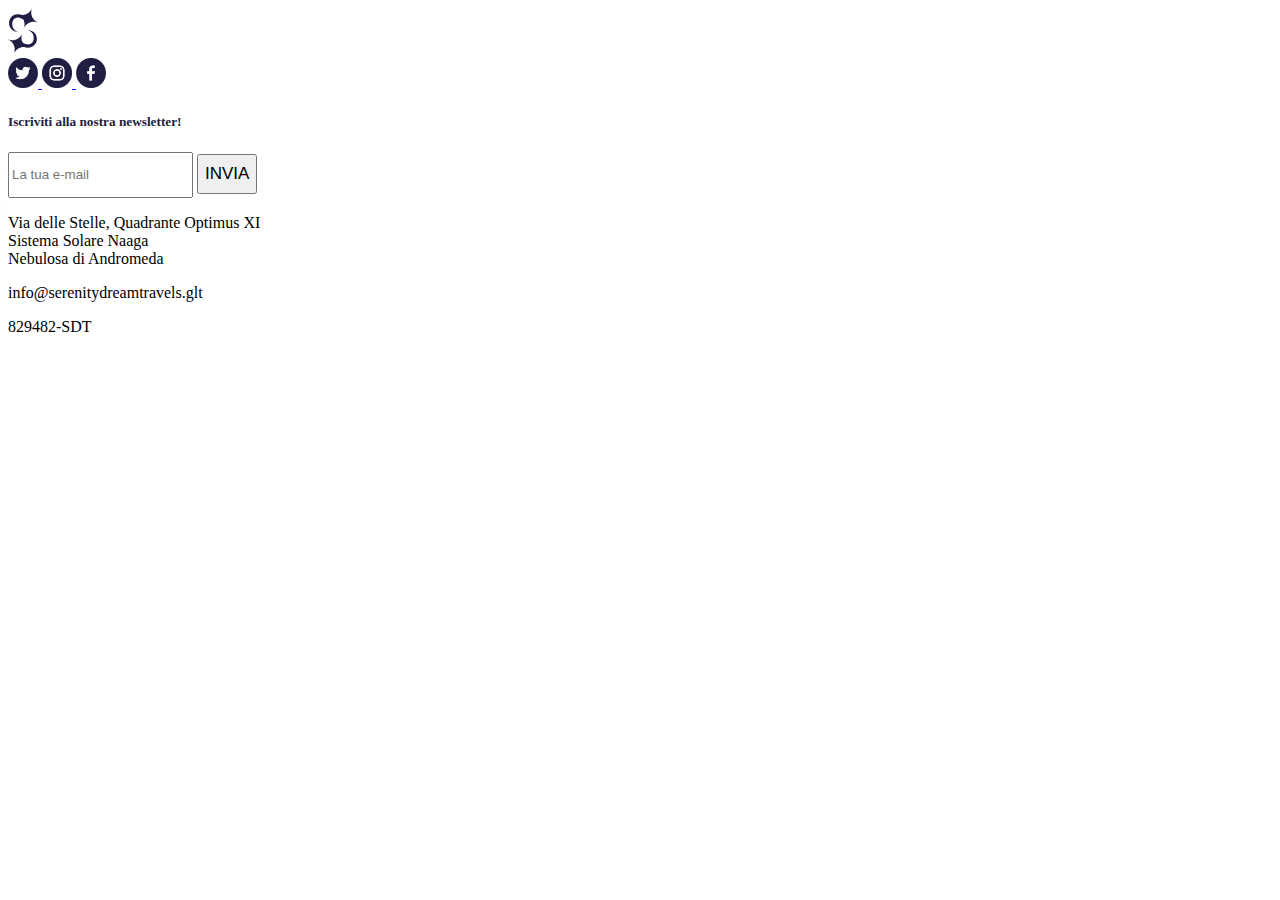
<file: footer.html>
<!DOCTYPE html>
<html lang="it">

<head>
  <meta charset="UTF-8">
  <meta name="viewport" content="width=device-width, initial-scale=1.0">
  <title>Document</title>
</head>

<body>
  <footer class="glass p-4 w-100 d-flex gap-5 flex-column flex-lg-row align-items-center justify-content-lg-between">

    <!-- LOGO + SOCIAL -->
    <div class="d-flex flex-column align-items-center align-items-lg-start gap-3">

      <!-- logo -->
      <a class="navbar-brand d-flex align-items-center gap-5" href="/index.html">
        <img src="/img/footerlogo.svg" width="30" alt="Logo">
      </a>
      <!-- social -->
      <div class="d-flex flex-row gap-4">

        <a href="https://www.twitter.com/">
          <img style="width: 30px" src="/img/tw.png" alt="twitter link">
        </a>

        <a href="https://www.instagram.com/">
          <img style="width: 30px" src="/img/ig.png" alt="instagram link">
        </a>

        <a href="https://www.facebook.com/">
          <img style="width: 30px" src="/img/fb.png" alt="facebook link">
        </a>

      </div>

    </div>

    <!-- NEWSLETTER -->
    <div class="col-9 col-md-6 col-lg-5 d-flex flex-column align-items-center gap-3">

      <h5 style="color: #211E43;" class="text-center">Iscriviti alla nostra newsletter!</h5>

      <form class="d-flex align-items-center flex-lg-row w-100 flex-column gap-2">

        <input placeholder="La tua e-mail" type="email" style="height:40px" class="form-control rounded glass red ps-3">

        <button style="height:40px; font-size: 17px;" type="submit" class="cta py-0">
          INVIA
        </button>

      </form>

    </div>

    <!-- ADDRESS -->
    <div class="d-flex flex-column gap-2">

      <p class="small text-center text-lg-end">
        Via delle Stelle, Quadrante Optimus XI<br>
        Sistema Solare Naaga<br>
        Nebulosa di Andromeda
      </p>

      <p class="small text-center text-lg-end">
        info@serenitydreamtravels.glt
      </p>

      <p class="small text-center text-lg-end">
        829482-SDT
      </p>

    </div>

  </footer>
</body>

</html>
</file>
<file: css/style.css>
/* GLASS */

.glass {
  background-color: rgba(158, 158, 158, 0.155);
  backdrop-filter: blur(10px);
  border: none;
}

/* BACKGROUND */

body {
  background-image: url('/img/background.png');
  background-size: cover;
}

/* BACKGROUND | HEADER */

#header-bg {
  position: absolute;
  z-index: -1;
  width: 100%;
  height: 120%;
}

/* HEADER INFO */

.info {
  height: 65px;
  max-width: 100%;
}

/* BUTTONS */

/* BUTTONS | BURGER MENU */
.navbar-toggler-icon {
  background-image: url("data:image/svg+xml,%3csvg xmlns='http://www.w3.org/2000/svg' viewBox='0 0 30 30'%3e%3cpath stroke='rgba(255, 255, 255, 1)' stroke-linecap='round' stroke-miterlimit='10' stroke-width='2' d='M4 7h22M4 15h22M4 23h22'/%3e%3c/svg%3e") !important;
}

.navbar-toggler:hover {
  background-color: rgba(158, 158, 158, 0.155);
}

.navbar-toggler:active {
  background-color: rgba(241, 241, 241, 0.29);
}

/* BUTTONS | NAVBAR LINKS */

.nav-link {
  font-family: Montserrat;
  font-size: 15px;
  font-weight: 500;
  line-height: 100%;
  color: #F7F6FE;
  margin: 0;
  background-color: rgba(0, 0, 0, 0.128);
  backdrop-filter: blur(10px);
}

.nav-link:hover {
  color: #F7F6FE;
  background-color: #6865FF;
}

.nav-link:active {
  color: #6865FF;
  background-color: #F7F6FE;
}

.nav-link:focus {
  color: #6865FF;
  background-color: #F7F6FE;
}

/* BUTTONS | CTA */

.cta {
  font-family: Montserrat;
  font-size: clamp(15px, 3vw, 20px);
  font-weight: 550;
  line-height: 100%;
  background-color: #6865FF;
  color: #F7F6FE;
  border: none;
  border-radius: 5px;
  padding-inline: 35px;
  padding-top: 15px;
  padding-bottom: 15px;
  text-decoration: none;
}

.cta:hover {
  background-color: #3331b7;
}

.cta:active {
  background-color: #F7F6FE;
  color: #3331b7;
}

.cta:focus {
  background-color: #F7F6FE;
  color: #3331b7;
}

.location-tag {
  padding-inline: 20px;
  padding-top: 12px;
  padding-bottom: 12px;
  border-radius: 100px;
  font-size: clamp(15px, 2vw, 20px);
  font-family: montserrat;
  font-weight: 600;
  color: #F7F6FE;
  margin: 0;
  line-height: 100%;
  text-decoration: none;
}

.location-tag:hover {
  background-color: rgba(255, 255, 255, 0.205);
}

.location-tag:active {
  background-color: #F7F6FE;
  color: #6865FF;
}

.location-tag:focus {
  background-color: #F7F6FE;
  color: #6865FF;
}

/* BUTTONS | FOOTER */

.social-btn {
  fill: #211E43;
}

.social-btn:hover {
  fill: #3331b7;
}

.social-btn:active {
  fill: #F7F6FE;
}

::placeholder {
  font-family: Montserrat;
  font-size: 15px;
  margin: 0;
  line-height: 100%;
}






/* FONTS */
#home-title {
  position: relative;
  color: #F7F6FE;
  font-family: Against;
  font-size: clamp(15px, 12vw, 70px);
  text-align: center;
}

.navbar-title {
  font-family: against;
  font-size: 20px;
  color: #F7F6FE;
}

h1 {
  /* page title */
  color: #F7F6FE;
  font-family: Against;
  font-size: clamp(15px, 8vw, 70px);
  font-weight: 300;
  line-height: 150%;
  margin: 0;
}

h2 {
  /* against title */
  color: #211E43;
  font-family: against;
  font-size: clamp(15px, 6vw, 35px);
  font-weight: 500;
  line-height: 100%;
  margin: 0;
}

h3 {
  /* montserrat title */
  color: #F7F6FE;
  font-family: Montserrat;
  font-size: clamp(15px, 6vw, 35px);
  font-weight: 600;
  line-height: 100%;
  margin: 0;
}


h4 {
  /* pretitle */
  color: #F7F6FE;
  font-family: Montserrat;
  font-size: clamp(15px, 3vw, 25px);
  line-height: 150%;
  font-weight: 300;
  text-transform: uppercase;
  margin: 0;
}

h5 {
  font-family: Montserrat;
  font-size: clamp(15px, 4vw, 20px);
  color: #F7F6FE;
  font-weight: 600;
  margin: 0;
  line-height: 150%;
}

p {
  font-family: Montserrat;
  font-size: clamp(13px, 1vw, 15px);
  color: #211E43;
  font-weight: 400;
  margin: 0;
}

.small {
  font-family: Montserrat;
  font-size: 12px;
  color: #211E43;
  font-weight: 400;
  margin: 0;
}

.navbar a.active {
  color: #6865FF !important;
  background-color: white !important;
}
</file>
<file: css/2_esperienze_style.css>
/* Header */
.body {
  background-image: url('/img/background.png');
}

#hero-image {
  height: 100vh;
  display: flex;
  justify-content: center;
  align-items: center;
  text-align: center;
  position: relative;
}

/* Filters */

.filters * {
  color: var(--dark, );
  text-align: center;
  font-family: "Montserrat", sans-serif;
  font-size: 15px;
  font-style: normal;
  font-weight: 500;
  line-height: normal;
  border-radius: 30px;
}

.gx-3>* {
  margin-right: 20px;
}

.glassmorphism {
  position: relative;
  top: -350px;
  background: rgba(255, 255, 255, 0.1);
  border-radius: 30px;
  backdrop-filter: blur(20px);
  padding: 30px 50px;
}

input[type="number"]::-webkit-inner-spin-button,
input[type="number"]::-webkit-outer-spin-button {
  -webkit-appearance: none;
  margin: 0;
}

.btn-custom-color {
  background-color: #8379ff;
  border-color: #8379ff;
}

.btn-custom-color:hover {
  background-color: #6e63e6;
  border-color: #6e63e6;
}

.btn-custom-color:focus {
  background-color: #564fe0;
  border-color: #564fe0;
}

.btn-circle {
  border-radius: 50%;
  width: 40px;
  height: 40px;
  padding: 0;
}
</file>
<file: css/2_esperienze_cards_style.css>
.card-grid {
    display: grid;
    grid-template-columns: repeat(auto-fill, 302px);
    gap: 30px;
    padding: 70px;
    align-items: center;
    justify-content: center;
}

.card-grid h1 {
    color: var(--fill-default-main, #FFF);
    font-family: "Montserrat";
    font-size: 24px;
    font-style: normal;
    font-weight: 600;
    text-align: left;
    margin-bottom: 10px;
}

.card-grid h2 {
    color: var(--fill-default-main, #FFF);
    font-family: "Montserrat";
    font-size: 17px;
    font-style: normal;
    font-weight: 400;
    line-height: normal;
    text-transform: uppercase;
}

.card-grid p {
    color: var(--dark, #FFF);
    text-align: center;
    font-family: "Montserrat";
    font-size: 15px;
    font-style: normal;
    font-weight: 500;
    line-height: normal;
}

.card-container {
    width: 300px;
    height: 400px;
    -webkit-transform-style: preserve-3d;
    transform-style: preserve-3d;
    -webkit-perspective: 1000px;
    perspective: 1000px;
}

.front,
.back {
    -webkit-transition: -webkit-transform .7s cubic-bezier(0.4, 0.2, 0.2, 1);
    transition: -webkit-transform .7s cubic-bezier(0.4, 0.2, 0.2, 1);
    -o-transition: transform .7s cubic-bezier(0.4, 0.2, 0.2, 1);
    transition: transform .7s cubic-bezier(0.4, 0.2, 0.2, 1);
    transition: transform .7s cubic-bezier(0.4, 0.2, 0.2, 1), -webkit-transform .7s cubic-bezier(0.4, 0.2, 0.2, 1);

    -webkit-backface-visibility: hidden;
    backface-visibility: hidden;

    text-align: center;
    border-radius: 10px;
    color: #fff;
    font-size: 1.5rem;
}

.card-container:hover .front,
.card-container:hover .back {
    -webkit-transition: -webkit-transform .7s cubic-bezier(0.4, 0.2, 0.2, 1);
    transition: -webkit-transform .7s cubic-bezier(0.4, 0.2, 0.2, 1);
    -o-transition: transform .7s cubic-bezier(0.4, 0.2, 0.2, 1);
    transition: transform .7s cubic-bezier(0.4, 0.2, 0.2, 1);
    transition: transform .7s cubic-bezier(0.4, 0.2, 0.2, 1), -webkit-transform .7s cubic-bezier(0.4, 0.2, 0.2, 1);
}

.back {
    position: absolute;
    top: 0;
    height: 100%;
}

.front {
    height: 100%;
}

.front>.inner {
    height: 100%;
    display: flex;
    flex-direction: column;
    justify-content: flex-end;
    align-items: flex-start;
    padding: 20px;
}

.back>.inner {
    height: 100%;
    display: flex;
    flex-direction: column;
    justify-content: center;
    padding: 20px;
}


.card-container .back {
    -webkit-transform: rotateY(180deg);
    transform: rotateY(180deg);
    -webkit-transform-style: preserve-3d;
    transform-style: preserve-3d;
}

.card-container .front {
    -webkit-transform: rotateY(0deg);
    transform: rotateY(0deg);
    -webkit-transform-style: preserve-3d;
    transform-style: preserve-3d;
}

.card-container:hover .back {
    -webkit-transform: rotateY(0deg);
    transform: rotateY(0deg);
    -webkit-transform-style: preserve-3d;
    transform-style: preserve-3d;
}

.card-container:hover .front {
    -webkit-transform: rotateY(-180deg);
    transform: rotateY(-180deg);
    -webkit-transform-style: preserve-3d;
    transform-style: preserve-3d;
}
</file>
<file: css/3_pianeti_style.css>
*,
*::before,
*::after {
    margin: 0;
    padding: 0;
    outline: none;
    box-sizing: border-box;
    user-select: none;
}

@media (max-width:992px) {
    .planets-btn {
        display: none;
    }
}

.header-bg {
    background-image: url('/img/bg.png');
    background-size: cover;
    background-repeat: no-repeat;
    background-position: 0;
}

html,
body {
    min-width: 100vw;
    width: 100%;
}

body {
    min-height: 100vh;
    padding: 20px;
    display: flex;
    justify-content: center;
    align-items: center;
}

.slider-container {
    width: 50%;
}

.slider-items {
    height: 20vw;
    position: relative;
    list-style-type: none;
}

.slider-items li {
    position: absolute;
    width: 15vw;
    height: 50%;
    top: 15%;
    left: 50%;
    cursor: pointer;
    z-index: 1;
    transition: transform 1.4s cubic-bezier(0.19, 1, 0.22, 1);
    display: flex;
    flex-direction: column;
    justify-content: center;
    align-items: center;
}

.slider-items li img {
    width: clamp(160px, 18vw, 500px);
    height: auto;
    margin-top: 55%;
    transform: scale(1.3) rotate(25deg);
    transition: 0.25s;
}

.slider-items li::after {
    content: '';
    position: absolute;
    display: block;
    width: 100%;
    height: 100%;
    top: 30%;
    left: 50%;
    transform: translateX(-50%);
    transition: 0.3s;
}

.slider-items li.item-1 {
    z-index: 2;
    transform: translateX(-50%) scale(1.5) translate3d(0, 0, 0);
}

.slider-items li.item-2 {
    z-index: 1;
    transform: translateX(-50%) scale(0.7) translate3d(240%, -10%, 0);
}

.slider-items li.item-3 {
    z-index: 1;
    transform: translateX(-50%) scale(0.7) translate3d(-240%, -10%, 0);
}

.slider-nav {
    position: absolute;
    width: 30px;
    height: 30px;
    top: 45%;
    border-top: 2px solid #ffffff;
    border-bottom: none;
    border-left: none;
    border-right: 2px solid #ffffff;
    background-color: transparent;
    cursor: pointer;
    z-index: 1;
}

.slider-nav.next {
    right: -35%;
    transform: rotate(45deg);
}

.slider-nav.prev {
    left: -35%;
    transform: rotate(-135deg);
}
</file>
<file: css/5_giftshop_style.css>
#hero-image {
  height: 100vh;
  display: flex;
  justify-content: center;
  align-items: center;
  text-align: center;
  position: relative;
}
</file>
<file: css/5_giftshop_cards_style.css>
.card-grid {
    display: grid;
    grid-template-columns: repeat(auto-fill, 300px);
    gap: 40px;
    padding: 70px;
    align-items: center;
    justify-content: center;
}

.card-grid h1 {
    color: var(--fill-default-main, #FFF);
    font-family: "Montserrat";
    font-size: 24px;
    font-style: normal;
    font-weight: 600;
    text-align: left;
    margin-bottom: 10px;
}

.card-grid h2 {
    color: var(--fill-default-main, #FFF);
    font-family: "Montserrat";
    font-size: 17px;
    font-style: normal;
    font-weight: 400;
    line-height: normal;
    text-transform: uppercase;
}

.card-grid p {
    color: var(--dark, #FFF);
    text-align: center;
    font-family: "Montserrat";
    font-size: 15px;
    font-style: normal;
    font-weight: 500;
    line-height: normal;
}

.card-container {
    width: 300px;
    height: 200px;
    -webkit-transform-style: preserve-3d;
    transform-style: preserve-3d;
    -webkit-perspective: 1000px;
    perspective: 1000px;
    border-radius: 20px;
}

.card-logo {
    position: absolute;
    top: 50%;
    left: 50%;
    transform: translate(-50%, -50%);
    width: 15%;
}

.front,
.back {
    -webkit-transition: -webkit-transform .7s cubic-bezier(0.4, 0.2, 0.2, 1);
    transition: -webkit-transform .7s cubic-bezier(0.4, 0.2, 0.2, 1);
    -o-transition: transform .7s cubic-bezier(0.4, 0.2, 0.2, 1);
    transition: transform .7s cubic-bezier(0.4, 0.2, 0.2, 1);
    transition: transform .7s cubic-bezier(0.4, 0.2, 0.2, 1), -webkit-transform .7s cubic-bezier(0.4, 0.2, 0.2, 1);

    -webkit-backface-visibility: hidden;
    backface-visibility: hidden;

    text-align: center;
    border-radius: 20px;
    color: #fff;
    font-size: 1.5rem;

    object-fit: cover;
    object-position: center;
    height: 100%;
    width: 100%;


}

.card-container:hover .front,
.card-container:hover .back {
    -webkit-transition: -webkit-transform .7s cubic-bezier(0.4, 0.2, 0.2, 1);
    transition: -webkit-transform .7s cubic-bezier(0.4, 0.2, 0.2, 1);
    -o-transition: transform .7s cubic-bezier(0.4, 0.2, 0.2, 1);
    transition: transform .7s cubic-bezier(0.4, 0.2, 0.2, 1);
    transition: transform .7s cubic-bezier(0.4, 0.2, 0.2, 1), -webkit-transform .7s cubic-bezier(0.4, 0.2, 0.2, 1);
}

.back {
    position: absolute;
    top: 0;
    height: 100%;
    background: url("/img/cardback.png");
}

.card-text {
    position: static;
    color: #fff;
    font-family: 'Against', sans-serif;
    font-size: 2.5rem !important;
    font-weight: 600 !important;
}

.card-text-container {
    display: flex;
    align-items: center;
}

.currency-icon {
    margin-left: 10px;
    width: 30px;
}

.front {
    height: 100%;
}

.front>.inner {
    height: 100%;
    display: flex;
    flex-direction: column;
    justify-content: flex-end;
    align-items: flex-start;
    padding: 20px;
}

.back>.inner {
    height: 100%;
    display: flex;
    flex-direction: column;
    justify-content: center;
    align-items: center;
    text-align: center;
    padding: 20px;
}


.card-container .back {
    -webkit-transform: rotateY(180deg);
    transform: rotateY(180deg);
    -webkit-transform-style: preserve-3d;
    transform-style: preserve-3d;
}

.card-container .front {
    -webkit-transform: rotateY(0deg);
    transform: rotateY(0deg);
    -webkit-transform-style: preserve-3d;
    transform-style: preserve-3d;
}

.card-container:hover .back {
    -webkit-transform: rotateY(0deg);
    transform: rotateY(0deg);
    -webkit-transform-style: preserve-3d;
    transform-style: preserve-3d;
}

.card-container:hover .front {
    -webkit-transform: rotateY(-180deg);
    transform: rotateY(-180deg);
    -webkit-transform-style: preserve-3d;
    transform-style: preserve-3d;
}

/* smartbox styles */
#smart-box-list {
    display: grid;
    grid-template-columns: repeat(auto-fill, 300px);
    gap: 40px;
    padding: 70px;
    align-items: center;
    justify-content: space-between;
}

#smart-box-list a {
    text-decoration: none;
}

.box-image {
    position: relative;
    background-size: cover;
    width: 320px;
    height: 310px;
    background-position: center;
    border-top-left-radius: 20px;
    border-top-right-radius: 20px;
}

.box-text {
    position: absolute;
    bottom: 0;
    left: 0;
    width: 320px;
    margin-bottom: 10px;
    margin-left: 5px;
    display: flex;
    align-items: center;
    justify-content: left;
    text-align: left;
}

.box-value {
    background-color: white;
    width: 320px;
    height: 70px;
    display: flex;
    align-items: center;
    justify-content: center;
    text-align: center;
    border-bottom-left-radius: 20px;
    border-bottom-right-radius: 20px;
}

.box-value p {
    color: black;
    font-family: "Montserrat";
    font-size: 20px;
    font-weight: 600;
    text-align: center;
}

.box-text h1 {
    color: var(--fill-default-main, #FFF);
    font-family: "Montserrat";
    font-size: 21px;
    font-style: normal;
    font-weight: 600;
    text-align: left;
    margin-bottom: 10px;
    margin-left: 10px;
}

.currency-iconn {
    margin-left: 5px;
    width: 15px;
}
</file>
<file: css/7_tour_style.css>
#header-bg {
  background-image: url('/img/safari.png');
  background-position: top;
  background-repeat: no-repeat;
  background-size: cover;
  position: absolute;
  z-index: -1;
  width: 100%;
  height: 120%;
}


.cta {
  color: white;
  background-color: #6865FF;
  text-transform: uppercase;
}

.cta:hover {
  background-color: #4441da;
}

.cta:active {
  background-color: white;
  color: #6865FF;
}

h1 {
  font-family: against;
  font-size: clamp(60px, 5vw, 80px);
  font-weight: 400;
  line-height: 120%;
  height: fit-content;
  width: fit-content;
  text-align: center;
  background-color: rgba(255, 0, 0, 0);
}

h2 {
  font-family: Montserrat;
  font-size: clamp(22px, 2vw, 40px);
  font-weight: 400;
  line-height: 20px;
  line-height: 100%;
  height: fit-content;
  width: fit-content;
  text-transform: uppercase;
  background-color: rgba(255, 0, 0, 0);
}

h3 {
  font-family: Montserrat;
  font-size: clamp(15px, 6vw, 30px);
  font-weight: 600;
  line-height: 100%;
  height: fit-content;
  width: fit-content;
  background-color: rgba(255, 0, 0, 0);

}

h4 {
  font-family: Montserrat;
  font-size: clamp(20px, 2vw, 20px);
  font-weight: 600;
  line-height: 100%;
  height: fit-content;
  width: fit-content;
  background-color: rgba(255, 0, 0, 0);
}

p {
  font-family: Montserrat;
  font-size: clamp(13px, 2vw, 16px);
  font-weight: 400;
  line-height: 160%;
  text-align: left;
  color: #211E43;
}

#tag-button {
  height: fit-content;
  width: fit-content;
  border: none;
  padding: 8px 20px 7px 20px;
  border-radius: 50px;
  font-family: Montserrat;
  font-size: clamp(20px, 2vw, 25px);
  font-weight: 600;
  color: white;
}

#tag-button:hover {
  background-color: rgba(255, 255, 255, 0.187);
  backdrop-filter: blur(10px);
}

#tag-button:active {
  background-color: rgb(255, 255, 255);
  backdrop-filter: blur(10px);
  color: #6865FF;
}

.header-button {
  height: 70px;
  width: 15rem;
  padding: 10px 40px 10px 40px;
  border: none;
  border-radius: 10px;
  font-family: Montserrat;
  font-size: clamp(20px, 2vw, 20px);
  font-weight: 600;
  line-height: 100%;
}




/* TIMELINE
–––––––––––––––––––––––––––––––––––––––––––––––––– */
.intro {
  background-color: rgba(158, 158, 158, 0.155);
  backdrop-filter: blur(10px);
  border: none;
  padding: 100px 0;
}

.container2 {
  width: 90%;
  max-width: 1200px;
  margin: 0 auto;
  text-align: center;
}

.timeline ul {
  padding: 50px 0;
}

.timeline ul li {
  list-style-type: none;
  position: relative;
  width: 6px;
  margin: 0 auto;
  padding-top: 50px;
  background: #fff;
}

.timeline ul li::after {
  content: "";
  position: absolute;
  left: 50%;
  bottom: 0;
  transform: translateX(-50%);
  width: 30px;
  height: 30px;
  border-radius: 50%;
  background: inherit;
  z-index: 1;
}

.timeline ul li div {
  position: relative;
  bottom: 0;
  width: 400px;
  padding: 15px;
  background-color: rgba(158, 158, 158, 0.155);
  backdrop-filter: blur(10px);
  border: none;
}

.timeline ul li div::before {
  content: "";
  position: absolute;
  bottom: 7px;
  width: 0;
  height: 0;
  border-style: solid;
}

.timeline ul li:nth-child(odd) div {
  left: 45px;
}

.timeline ul li:nth-child(odd) div::before {
  left: -15px;
  border-width: 8px 16px 8px 0;
  border-color: transparent #6865FF transparent transparent;
}

.timeline ul li:nth-child(even) div {
  left: -439px;
}

.timeline ul li:nth-child(even) div::before {
  right: -15px;
  border-width: 8px 0 8px 16px;
  border-color: transparent transparent transparent #6865FF;
}

time {
  display: block;
  font-size: 1.2rem;
  font-weight: bold;
  margin-bottom: 8px;
}

#tours_text {
  font-family: against;
  font-size: clamp(60px, 5vw, 80px);
  font-weight: 400;
  line-height: 120%;
  color: #F7F6FE;
  text-align: center;
}





/* EFFECTS
–––––––––––––––––––––––––––––––––––––––––––––––––– */

.timeline ul li::after {
  transition: background 0.5s ease-in-out;
}

.timeline ul li.in-view::after {
  background: #6865FF;
}

.timeline ul li div {
  visibility: hidden;
  opacity: 0;
  transition: all 0.5s ease-in-out;
}

.timeline ul li:nth-child(odd) div {
  transform: translate3d(200px, 0, 0);
}

.timeline ul li:nth-child(even) div {
  transform: translate3d(-200px, 0, 0);
}

.timeline ul li.in-view div {
  transform: none;
  visibility: visible;
  opacity: 1;
}

/* GENERAL MEDIA QUERIES
–––––––––––––––––––––––––––––––––––––––––––––––––– */

@media screen and (max-width: 900px) {
  .timeline ul li div {
    width: 250px;
  }

  .timeline ul li:nth-child(even) div {
    left: -289px;
    /*250+45-6*/
  }
}

@media screen and (max-width: 600px) {
  .timeline ul li {
    margin-left: 20px;
  }

  .timeline ul li div {
    width: calc(100vw - 91px);
  }

  .timeline ul li:nth-child(even) div {
    left: 45px;
  }

  .timeline ul li:nth-child(even) div::before {
    left: -15px;
    border-width: 8px 16px 8px 0;
    border-color: transparent #6865FF transparent transparent;
  }
}

/* EXTRA/CLIP PATH STYLES
–––––––––––––––––––––––––––––––––––––––––––––––––– */
.timeline-clippy ul li::after {
  width: 40px;
  height: 40px;
  border-radius: 0;
}

.timeline-rhombus ul li::after {
  clip-path: polygon(50% 0%, 100% 50%, 50% 100%, 0% 50%);
}

.timeline-rhombus ul li div::before {
  bottom: 12px;
}

.timeline-star ul li::after {
  clip-path: polygon(50% 0%,
      61% 35%,
      98% 35%,
      68% 57%,
      79% 91%,
      50% 70%,
      21% 91%,
      32% 57%,
      2% 35%,
      39% 35%);
}

.timeline-heptagon ul li::after {
  clip-path: polygon(50% 0%,
      90% 20%,
      100% 60%,
      75% 100%,
      25% 100%,
      0% 60%,
      10% 20%);
}

.timeline-infinite ul li::after {
  animation: scaleAnimation 2s infinite;
}

@keyframes scaleAnimation {
  0% {
    transform: translateX(-50%) scale(1);
  }

  50% {
    transform: translateX(-50%) scale(1.25);
  }

  100% {
    transform: translateX(-50%) scale(1);
  }
}

.center {
  text-align: center;
}
</file>
<file: css/1_about_style.css>
/* Import */

@import url('https://fonts.googleapis.com/css2?family=Montserrat:ital,wght@0,100..900;1,100..900&display=swap');


/* ! Reset */ 
body,
html {
    background-color: white;
    box-sizing: border-box;
    margin: 0;
    padding: 0;
}

*,
*:before,
*:after {
    box-sizing: border-box;
}

ol,
ul {
    list-style-type: none;
}

img {
    height: auto;
}

a {
    text-decoration: none
}


.logos {
    display: none;
}

:root {
    --menu-bg: #1d1d1f;
    --menu-color: #fff;
}

.header {
    background: linear-gradient(101deg, rgba(255, 255, 255, 0.30) 1.25%, rgba(255, 255, 255, 0.21) 99.35%);
    backdrop-filter: blur(5px);
    position: fixed;
    top: 0;
    left: 0;
    z-index: 9999;
    width: 100%;
    padding: 10px 15px;
}

.header__content {
    max-width: 1200px;
    width: 100%;
    margin: 0 auto;
    display: flex;
    justify-content: space-between;
}

.header__logo {
    margin-right: auto;
}

.header__logo,
.header__quick {
    display: flex;
    align-items: center;
    color: var(--menu-color)
}

.header__menu {
    padding: 0;
    margin: 0;
}

.header__menu li {
    display: inline-block;
}

.header__menu li a {
    color: var(--menu-color);
    display: block;
    padding: 16px;
    font-family: Montserrat;
    font-size: 20px;
    font-style: normal;
    font-weight: 500;
    line-height: normal;

}


@media(max-width: 1100px) {
    .text_logo {
        display: none;
    }

    .logos {
        display: block;
    }

}

@media (max-width: 768px) {

    .text_logo {
        display: none;
    }

    .header__menu {
        position: absolute;
        top: 70px;
        left: 0;
        background: linear-gradient(101deg, rgba(255, 255, 255, 0.30) 1.25%, rgba(255, 255, 255, 0.21) 99.35%);
        backdrop-filter: blur(5px);
        width: 100%;
        height: 100vh;
        height: 0vh;
        overflow: hidden;
        transition: all 1s cubic-bezier(.215, .61, .355, 1);
    }

    .header__menu li {
        width: 100%;
        border-bottom: 1px solid #444
    }

    .menu-open .header__menu {
        height: 100vh;
        padding: 3%;
    }

    .icon-hamburger {
        height: 50px;
        width: 40px;
        margin-left: 20px;
        padding-top: 5px;
    }

    .icon-hamburger span {
        height: 2px;
        width: 30px;
        background: var(--menu-color);
        position: relative;
        display: block;
        margin-top: 11px;
        transition: all 0.2s cubic-bezier(.215, .61, .355, 1);
    }

    .menu-open .icon-hamburger span:nth-child(1) {
        transform: rotate(45deg) translateY(9px);
    }

    .menu-open .icon-hamburger span:nth-child(2) {
        transform: rotate(-45deg) translateY(-9px);
    }

    .header__quick {
        display: flex;
        justify-content: flex-end;
        width: 50%;
    }

}

@media(max-width: 1100px) {
    .text_logo {
        display: none;
    }

    .logos {
        display: block;
    }

}

@media (max-width: 768px) {

    .text_logo {
        display: none;
    }

    .header__menu {
        position: absolute;
        top: 70px;
        left: 0;
        background: linear-gradient(101deg, rgba(255, 255, 255, 0.30) 1.25%, rgba(255, 255, 255, 0.21) 99.35%);
        backdrop-filter: blur(5px);
        width: 100%;
        height: 100vh;
        height: 0vh;
        overflow: hidden;
        transition: all 1s cubic-bezier(.215, .61, .355, 1);
    }

    .header__menu li {
        width: 100%;
        border-bottom: 1px solid #444
    }

    .menu-open .header__menu {
        height: 100vh;
        padding: 3%;
    }

    .icon-hamburger {
        height: 50px;
        width: 40px;
        margin-left: 20px;
        padding-top: 5px;
    }

    .icon-hamburger span {
        height: 2px;
        width: 30px;
        background: var(--menu-color);
        position: relative;
        display: block;
        margin-top: 11px;
        transition: all 0.2s cubic-bezier(.215, .61, .355, 1);
    }

    .menu-open .icon-hamburger span:nth-child(1) {
        transform: rotate(45deg) translateY(9px);
    }

    .menu-open .icon-hamburger span:nth-child(2) {
        transform: rotate(-45deg) translateY(-9px);
    }

    .header__quick {
        display: flex;
        justify-content: flex-end;
        width: 50%;
    }

}

.spacer {
    height: 3rem;
}

/* Storia */

h1 {
    color: #211E43;
    font-family: Montserrat;
    font-size: 1.875rem;
    font-style: normal;
    font-weight: 600;
    line-height: normal;
}

#storycopy {
    color: #211E43;
    font-family: Montserrat;
    font-size: 0.9375rem;
    font-style: normal;
    font-weight: 500;
    line-height: 150%;
    margin: auto;
}

#storydiv {
    text-align: center;
    gap: 3.75rem;
    margin-top: 50px;
}

#storyimg {
    width: 100%;
    margin-top: 3.12rem;
}



@media screen and (min-width: 768px) {
    #storydiv {
        display: flex;
        flex-direction: row-reverse;
        align-items: center;
        justify-content: space-between;
    }

    #storyimg {
        width: 39rem;
        margin-left: 5rem;
        border-radius: 1.25rem;
        margin-top: 0rem;
    }

    #storytext {
        text-align: left;
        margin-top: 0;
    }
}


/* reviews */

#aboutus_title {
    text-align: center;
    margin-bottom: 3.12rem;
    margin-top: 3.13rem;
}

/* review cards */

#reviewdiv {
    display: flex;
    flex-wrap: wrap;
    gap: 2rem;


}

.review_card {
    position: relative;
    top: 3.13rem;
    width: 16rem;
    height: 21.125rem;
    margin: auto;
    background-size: cover;
    overflow: hidden;
    transition: background 0.3s ease, backdrop-filter 0.3s ease;
}

.review_card::before {
    content: '';
    position: absolute;
    top: 0;
    left: 0;
    right: 0;
    bottom: 0;
    background: rgba(255, 255, 255, 0.2);
    backdrop-filter: blur(10px);
    opacity: 0;
    transition: opacity 0.3s ease;
    border-radius: 1rem;
}

.review_card:hover::before {
    opacity: 1;
}

.review_name {
    color: white;
    font-family: Montserrat;
    font-size: 1.875rem;
    font-style: normal;
    font-weight: 600;
    line-height: normal;
    padding-left: 1.88rem;
    padding-top: 1.88rem;
    position: relative;
    z-index: 1;
}

.review_content {
    opacity: 0;
    margin-left: 1.88rem;
    position: relative;
    z-index: 1;
    transition: opacity 0.3s ease;
}

.review_card:hover .review_content {
    opacity: 1;
}

.review_copy {
    color: white;
    font-family: Montserrat;
    font-size: 0.9375rem;
    font-style: normal;
    font-weight: 400;
    line-height: normal;
    align-self: stretch;
    text-align: left;
}

#card1 {
    background-image: url("/img/Zarnak.png");
    background-repeat: no-repeat;
    background-size: cover;
}

#card2 {
    background-image: url("/img/Light.png");
    background-repeat: no-repeat;
    background-size: cover;
}

#card3 {
    background-image: url("/img/Goku.png");
    background-repeat: no-repeat;
    background-size: cover;
}

#card4 {
    background-image: url("/img/Synthra.png");
    background-repeat: no-repeat;
    background-size: cover;
}

@media screen and (min-width: 768px) {
    #reviewdiv {
        flex-direction: row;
    }
}
</file>
<file: css/4_destinazioni_style.css>
@import url("https://cdn.jsdelivr.net/npm/bootstrap-icons@1.11.3/font/bootstrap-icons.min.css");

.block {
    align-items: center;
}

.description {
    padding: 80px;
}

.picture {
    text-align: center;
}

.picture img {
    width: 100%;
    padding-top: 20px;
}

.text-container {
    padding: 5px;
    flex: 2;
}

.text-container h2 {
    margin-bottom: 10px;
}

.text-container p {
    line-height: 1.5;
}

.card {
    padding: 20px;
    border-radius: 10px;
}

.card h1 {
    font-size: 24px;
    margin-bottom: 10px;
    color: #211E43;
    font-weight: bold;
}

.data h3 {
    font-size: 15px;
    margin-bottom: 10px;
    color: #211E43;
    font-weight: 600; 
}

.card p {
    font-size: 18px;
    padding-top: 20px;
    padding-bottom: 20px;
}



.item {
    padding-top: 20px;
    text-align: center;
}

.box {
    text-align: center;
    justify-content: center;
    height: 120px;
    display: flex;
    flex-direction: column;
}

.item h2 {
    font-size: 13px;
    text-align: center;
}

.item .data {
    border-radius: 10px;
    padding-top: 8px;
    border: #211E43;
    color: #211E43;
}

.box span {
    color: #211E43;
    font-family: Montserrat;
    font-size: 24px;
    font-weight: 600;
    line-height: 100%;
    margin: 0;
}

.spacer {
    height: 3rem;
}
</file>
